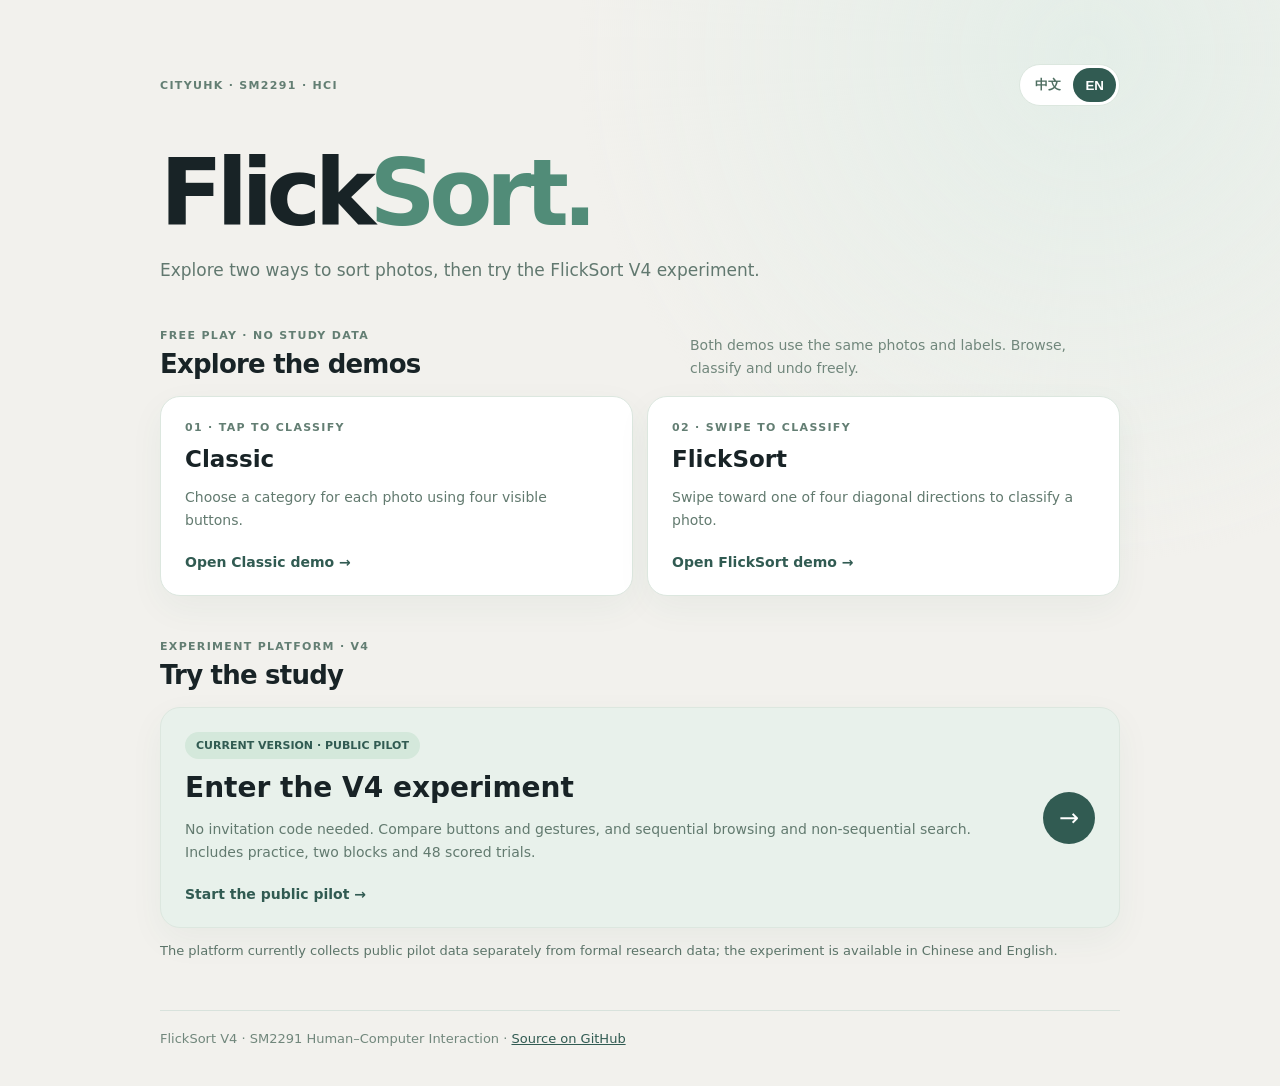
<file: index.html>
<!doctype html>
<html lang="zh-Hans">
<head>
<meta charset="utf-8"><meta name="viewport" content="width=device-width,initial-scale=1,viewport-fit=cover"><meta name="theme-color" content="#f2f1ed">
<title>FlickSort — Interaction Study</title>
<style>
:root{font-family:system-ui,-apple-system,"Segoe UI",sans-serif;color:#182326;background:#f2f1ed}*{box-sizing:border-box}body{margin:0;padding:clamp(20px,5vw,64px) 20px 40px;background:radial-gradient(circle at 85% 5%,#e4eee8,transparent 34%),#f2f1ed}a{color:inherit}.wrap{max-width:960px;margin:auto}.top{display:flex;justify-content:space-between;gap:16px;align-items:center}.eyebrow,.section-label,.tag{font-size:11px;letter-spacing:.12em;font-weight:800;color:#637e73}.lang{display:flex;background:#fff;border:1px solid #dce7df;border-radius:999px;padding:3px}.lang button{border:0;border-radius:999px;background:transparent;padding:8px 12px;color:#4f6f62;font-weight:700;cursor:pointer}.lang button[aria-pressed=true]{background:#315b52;color:#fff}.logo{font-size:clamp(54px,10vw,92px);letter-spacing:-.07em;line-height:1;margin:42px 0 16px}.logo span{color:#518c78}.lead{max-width:670px;color:#61786f;line-height:1.7;font-size:17px;margin:0}section{margin-top:44px}.heading{display:flex;justify-content:space-between;align-items:end;gap:18px;margin-bottom:17px}.heading h2{font-size:26px;letter-spacing:-.03em;margin:7px 0 0}.heading p{color:#71877c;max-width:430px;margin:0;line-height:1.6;font-size:14px}.cards{display:grid;grid-template-columns:1fr 1fr;gap:14px}.card,.study{display:block;text-decoration:none;background:#fff;border:1px solid #dce7df;border-radius:20px;padding:24px;transition:transform .18s,border-color .18s;box-shadow:0 12px 35px #315b520d}.card:hover,.study:hover{transform:translateY(-3px);border-color:#82ae9a}.card h3{font-size:23px;margin:12px 0}.card p,.study p{font-size:14px;line-height:1.65;color:#627a6f}.arrow{display:inline-block;margin-top:8px;font-size:14px;color:#315b52;font-weight:750}.study{background:#e8f1eb;display:flex;justify-content:space-between;align-items:center;gap:22px}.study h3{font-size:28px;margin:12px 0 8px}.badge{display:inline-block;border-radius:999px;background:#d4e8db;padding:7px 11px;color:#315b52;font-size:11px;font-weight:800}.go{flex:none;display:grid;place-items:center;width:52px;height:52px;border-radius:50%;background:#315b52;color:#fff;font-size:24px}.note{font-size:13px;line-height:1.6;color:#5c7469}footer{border-top:1px solid #d8e2dc;margin-top:48px;padding-top:20px;color:#71877c;font-size:13px}footer a{color:#315b52}a:focus-visible,button:focus-visible{outline:3px solid #86b7a5;outline-offset:3px}@media(max-width:600px){.cards{grid-template-columns:1fr}.heading{display:block}.heading p{margin-top:8px}.study{align-items:flex-start}.logo{margin-top:36px}.eyebrow{font-size:10px}}
</style></head>
<body><main class="wrap">
<div class="top"><div class="eyebrow">CITYUHK · SM2291 · HCI</div><div class="lang" role="group" aria-label="Language / 语言"><button type="button" data-lang="zh">中文</button><button type="button" data-lang="en">EN</button></div></div>
<h1 class="logo">Flick<span>Sort.</span></h1>
<p class="lead" data-zh="探索两种照片分类方式，然后体验 FlickSort V4 实验流程。" data-en="Explore two ways to sort photos, then try the FlickSort V4 experiment.">探索两种照片分类方式，然后体验 FlickSort V4 实验流程。</p>
<section aria-labelledby="demoTitle"><div class="heading"><div><div class="section-label" data-zh="自由体验 · 不记录实验数据" data-en="FREE PLAY · NO STUDY DATA">自由体验 · 不记录实验数据</div><h2 id="demoTitle" data-zh="先体验 Demo" data-en="Explore the demos">先体验 Demo</h2></div><p data-zh="两个 Demo 使用相同的照片和分类标签，可自由浏览、分类和撤销。" data-en="Both demos use the same photos and labels. Browse, classify and undo freely.">两个 Demo 使用相同的照片和分类标签，可自由浏览、分类和撤销。</p></div>
<div class="cards"><a class="card" href="classic.html"><div class="tag" data-zh="01 · 点击分类" data-en="01 · TAP TO CLASSIFY">01 · 点击分类</div><h3>Classic</h3><p data-zh="使用四个可见按钮，给照片选择分类。" data-en="Choose a category for each photo using four visible buttons.">使用四个可见按钮，给照片选择分类。</p><span class="arrow" data-zh="打开 Classic Demo →" data-en="Open Classic demo →">打开 Classic Demo →</span></a><a class="card" href="flicksort.html"><div class="tag" data-zh="02 · 对角滑动分类" data-en="02 · SWIPE TO CLASSIFY">02 · 对角滑动分类</div><h3>FlickSort</h3><p data-zh="向四个对角方向滑动，为照片选择分类。" data-en="Swipe toward one of four diagonal directions to classify a photo.">向四个对角方向滑动，为照片选择分类。</p><span class="arrow" data-zh="打开 FlickSort Demo →" data-en="Open FlickSort demo →">打开 FlickSort Demo →</span></a></div></section>
<section aria-labelledby="studyTitle"><div class="heading"><div><div class="section-label" data-zh="实验平台 · V4" data-en="EXPERIMENT PLATFORM · V4">实验平台 · V4</div><h2 id="studyTitle" data-zh="再参加测试" data-en="Try the study">再参加测试</h2></div></div>
<a class="study" href="experiment/"><div><span class="badge" data-zh="当前版本 · 公开公测" data-en="CURRENT VERSION · PUBLIC PILOT">当前版本 · 公开公测</span><h3 data-zh="进入 V4 实验" data-en="Enter the V4 experiment">进入 V4 实验</h3><p data-zh="无需邀请码。比较按钮和手势，以及顺序浏览和非顺序查找。包含练习、两个 Block 和 48 次正式任务。" data-en="No invitation code needed. Compare buttons and gestures, and sequential browsing and non-sequential search. Includes practice, two blocks and 48 scored trials.">无需邀请码。比较按钮和手势，以及顺序浏览和非顺序查找。包含练习、两个 Block 和 48 次正式任务。</p><span class="arrow" data-zh="开始公测 →" data-en="Start the public pilot →">开始公测 →</span></div><span class="go" aria-hidden="true">→</span></a>
<p class="note" data-zh="当前收集的是公测数据，与正式研究数据分开；实验流程支持中文和英文。" data-en="The platform currently collects public pilot data separately from formal research data; the experiment is available in Chinese and English.">当前收集的是公测数据，与正式研究数据分开；实验流程目前为中文。</p></section>
<footer><span data-zh="FlickSort V4 · SM2291 人机互动" data-en="FlickSort V4 · SM2291 Human–Computer Interaction">FlickSort V4 · SM2291 人机互动</span> · <a href="https://github.com/Yatging/FlickSort" data-zh="GitHub 源码" data-en="Source on GitHub">GitHub 源码</a></footer>
</main><script>
(()=>{const key='flicksort-language';let lang;try{lang=localStorage.getItem(key)}catch(_){}if(!['zh','en'].includes(lang))lang=navigator.language?.toLowerCase().startsWith('zh')?'zh':'en';function set(next){lang=next;document.documentElement.lang=lang==='zh'?'zh-Hans':'en';document.querySelectorAll('[data-zh][data-en]').forEach(el=>el.textContent=el.dataset[lang]);document.querySelectorAll('[data-lang]').forEach(b=>b.setAttribute('aria-pressed',String(b.dataset.lang===lang)));try{localStorage.setItem(key,lang)}catch(_){}}document.querySelectorAll('[data-lang]').forEach(b=>b.addEventListener('click',()=>set(b.dataset.lang)));set(lang)})();
</script></body></html>
</file>
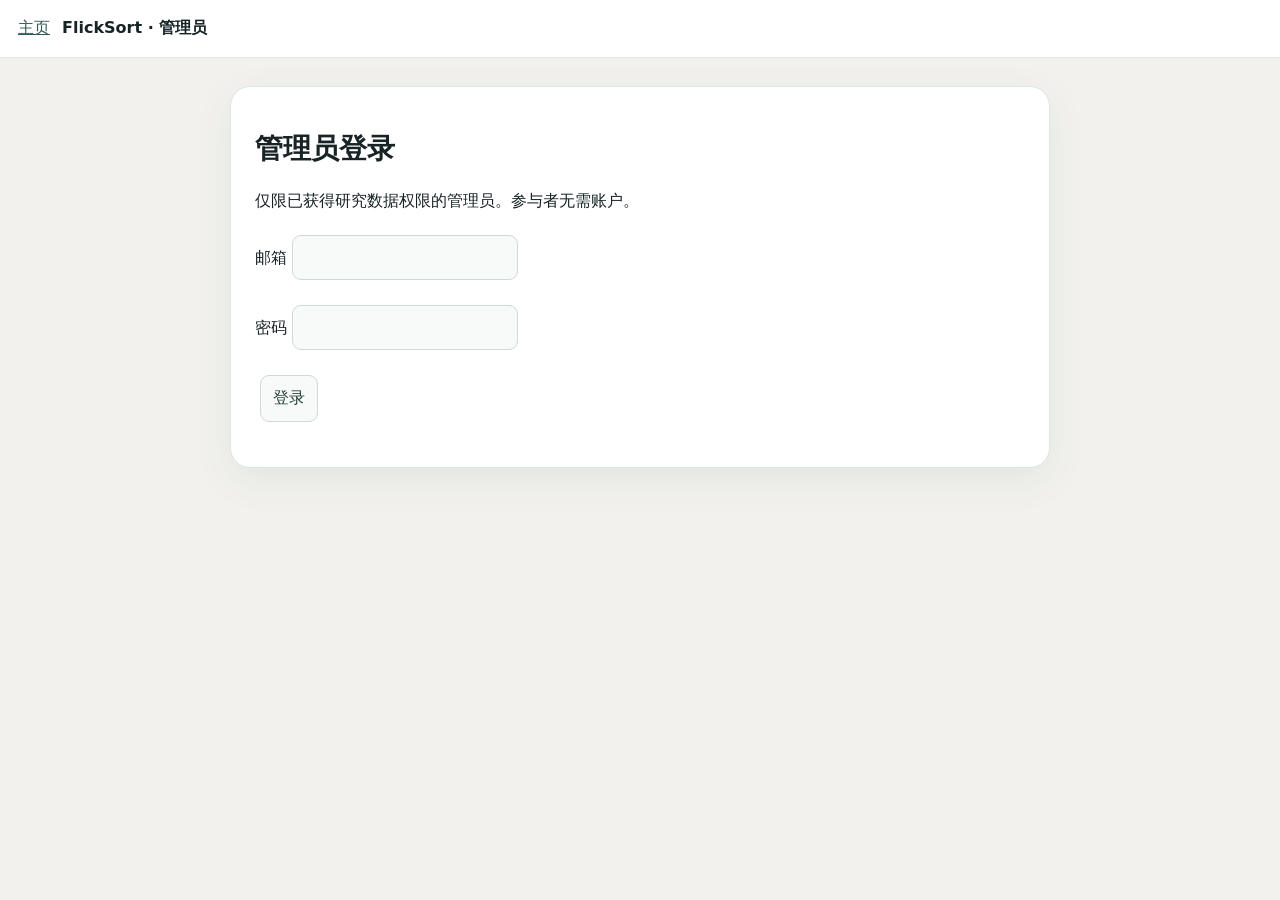
<file: admin/index.html>
<!doctype html><html lang="zh-CN"><head><meta charset="utf-8"><meta name="viewport" content="width=device-width,initial-scale=1"><title>FlickSort 管理后台</title><link rel="stylesheet" href="../experiment/style.css"></head><body><header><a href="../">主页</a><b>FlickSort · 管理员</b><button id="logout" hidden>退出登录</button></header><main><div id="login"><h1>管理员登录</h1><p>仅限已获得研究数据权限的管理员。参与者无需账户。</p><form id="loginForm"><label>邮箱<input id="email" type="email" autocomplete="username" required></label><label>密码<input id="password" type="password" autocomplete="current-password" required></label><button>登录</button></form></div><div id="dashboard" hidden><h1>累计实验数据</h1><p id="totals"></p><label>匿名 Session ID<input id="participant"></label><label>开始日期<input id="from" type="date"></label><label>结束日期<input id="to" type="date"></label><label>模式<select id="mode"><option value="pilot">公开公测</option><option value="real">真实实验</option><option value="test">Test</option><option value="demo">Demo</option><option value="">全部</option></select></label><label>条件<select id="condition"><option value="">全部</option><option>A</option><option>B</option><option>C</option><option>D</option></select></label><label>Block<select id="block"><option value="">全部</option><option>1</option><option>2</option></select></label><button id="refresh">刷新 / 筛选</button><button data-export="trials">导出 Trials</button><button data-export="events">导出 Events</button><button data-export="questionnaires">导出问卷</button><label><input id="all" type="checkbox">导出全部模式及全部数据（忽略筛选）</label><p id="distribution"></p><p id="integrity"></p><section id="sessions"></section><h2>数据明细</h2><p>点击 Session 查看当前筛选下的记录。</p><pre id="detail" style="white-space:pre-wrap"></pre></div><p id="status" role="status"></p></main><script src="../experiment/config.js"></script><script type="module" src="app.mjs"></script></body></html>
</file>
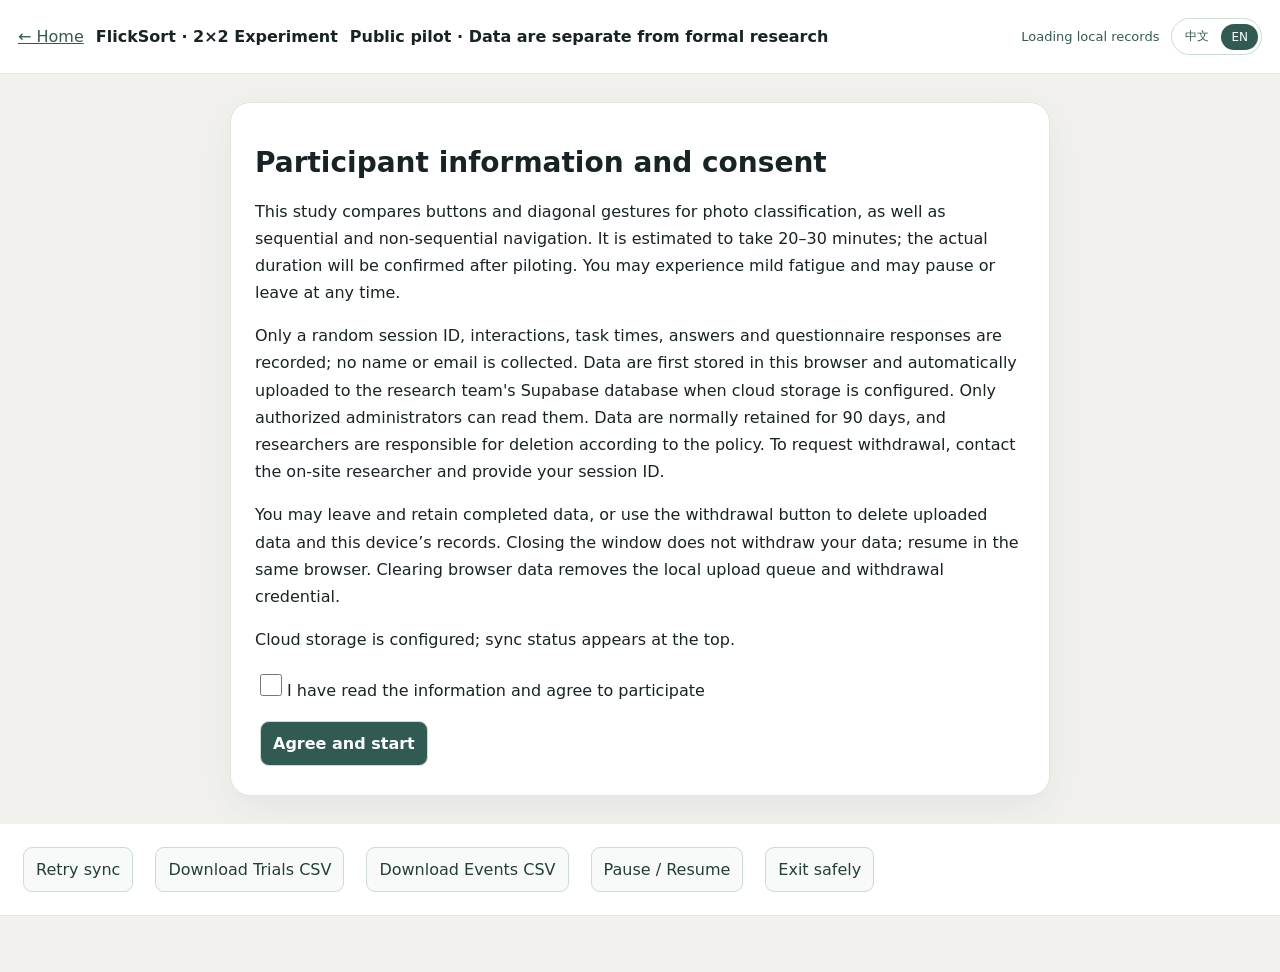
<file: experiment/index.html>
<!doctype html><html lang="zh-CN"><head><meta charset="utf-8"><meta name="viewport" content="width=device-width,initial-scale=1"><title>FlickSort 实验平台 V4</title><link rel="stylesheet" href="style.css?v=mobile5"></head><body><header><a href="../">← 主页</a><b>FlickSort · 2×2 Experiment</b><strong id="environment">正在检查实验模式</strong><span id="sync" role="status">正在读取本地记录</span></header><main id="app"></main><aside><button id="retry">重试同步</button><button id="trials">下载 Trials CSV</button><button id="events">下载 Events CSV</button><button id="pause">暂停 / 继续</button><button id="exit">安全退出</button></aside><p id="error" role="alert"></p><script src="config.js"></script><script src="i18n.js?v=3"></script><script src="../study-v3/scoring.js"></script><script type="module" src="app.mjs?v=4.1.0-mobile5"></script></body></html>
</file>
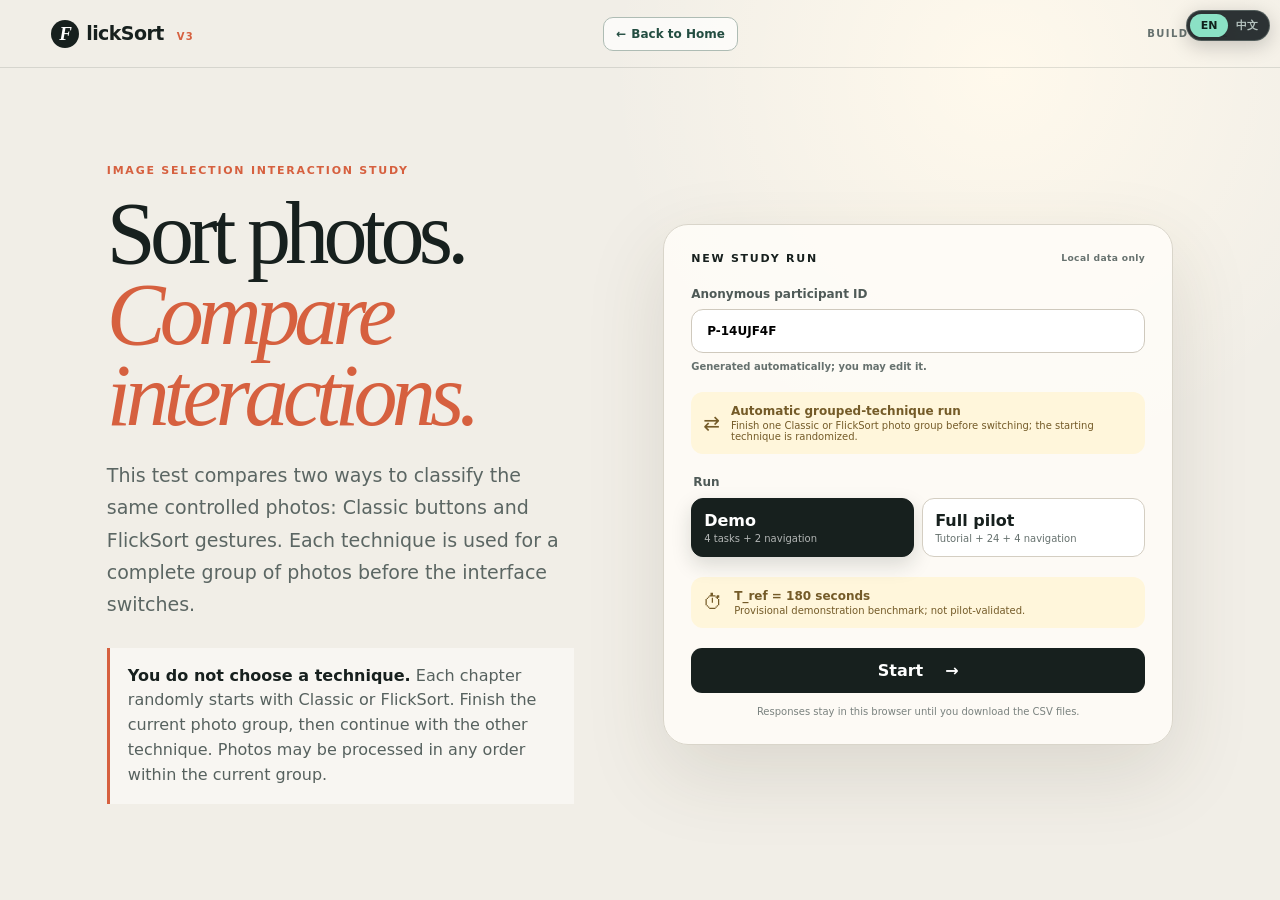
<file: study-v3/index.html>
<!doctype html>
<html lang="en">
<head>
  <meta charset="utf-8">
  <meta name="viewport" content="width=device-width, initial-scale=1, viewport-fit=cover">
  <meta name="theme-color" content="#101514">
  <title>FlickSort Image Selection Study · V3</title>
  <!-- 读取CSS样式文件，不负责业务逻辑。 -->
  <link rel="stylesheet" href="styles.css?v=3.3.2">
</head>
<body>
  <!-- 网页主体；里面的元素由app.js查找或更新。 -->
  <main class="app-shell" id="appShell">
    <header class="topbar">
      <a class="brand" href="../" data-return-home aria-label="FlickSort study home"><span>F</span>lickSort <b>V3</b></a>
      <a class="home-return-v3" id="homeLink" data-return-home href="../" aria-label="Back to Home">← <span>Back to Home</span></a>
      <div class="build-chip">BUILD <span id="buildLabel">3.3.1</span></div>
    </header>

    <!-- 测试开始页：收集匿名编号和运行模式。 -->
    <section class="screen setup-screen" id="setupScreen">
      <div class="setup-copy">
        <p class="eyebrow">IMAGE SELECTION INTERACTION STUDY</p>
        <h1>Sort photos.<br><em>Compare interactions.</em></h1>
        <p class="lede">This test compares two ways to classify the same controlled photos: Classic buttons and FlickSort gestures. Each technique is used for a complete group of photos before the interface switches.</p>
        <div class="scope-note"><strong>You do not choose a technique.</strong> Each chapter randomly starts with Classic or FlickSort. Finish the current photo group, then continue with the other technique. Photos may be processed in any order within the current group.</div>
      </div>

      <form class="setup-card" id="setupForm">
        <div class="card-head"><span>NEW STUDY RUN</span><small>Local data only</small></div>
        <label class="field">Anonymous participant ID
          <input id="participantId" name="participant" autocomplete="off" maxlength="24" placeholder="Generated automatically">
          <small class="field-hint">Generated automatically; you may edit it.</small>
        </label>
        <div class="benchmark-note"><span>⇄</span><div><b>Automatic grouped-technique run</b><small>Finish one Classic or FlickSort photo group before switching; the starting technique is randomized.</small></div></div>
        <fieldset>
          <legend>Run</legend>
          <div class="segmented">
            <label><input type="radio" name="runMode" value="demo" checked><span><b>Demo</b><small>4 tasks + 2 navigation</small></span></label>
            <label><input type="radio" name="runMode" value="pilot"><span><b>Full pilot</b><small>Tutorial + 24 + 4 navigation</small></span></label>
          </div>
        </fieldset>
        <div class="benchmark-note"><span>⏱</span><div><b>T_ref = 180 seconds</b><small>Provisional demonstration benchmark; not pilot-validated.</small></div></div>
        <button class="primary wide" type="submit">Start <span>→</span></button>
        <p class="privacy">Responses stay in this browser until you download the CSV files.</p>
      </form>
    </section>

    <!-- 进行中的测试页：照片、规则、分类和提交入口。 -->
    <section class="screen study-screen" id="studyScreen" hidden>
      <aside class="study-sidebar">
        <div class="run-meta"><span id="sideTechnique">GROUPED · AUTO</span><small id="sideParticipant">P000</small></div>
        <div class="phase-list" aria-label="Study progress">
          <div data-phase="tutorial"><i>1</i><span>Tutorial<small>Not scored</small></span></div>
          <div data-phase="level1"><i>2</i><span>Level 1<small>Bus or no bus</small></span></div>
          <div data-phase="level2"><i>3</i><span>Level 2<small>Vehicle sorting</small></span></div>
          <div data-phase="navigation"><i>4</i><span>Navigation<small>No classification</small></span></div>
          <div data-phase="results"><i>5</i><span>Results<small>Screenshot + CSV</small></span></div>
        </div>
        <button class="text-button" id="quitBtn">End this local run</button>
      </aside>

      <div class="study-main">
        <!-- 显示当前试次的任务说明和编号。 -->
        <section class="task-banner" id="taskBanner">
          <div class="task-heading">
            <p id="phaseKicker">TUTORIAL · NOT SCORED</p>
            <h2 id="taskInstruction">Follow the instruction below. Correct answers are shown only during practice.</h2>
            <div class="navigation-target" id="navigationTarget" hidden>
              <span>TARGET PHOTO</span>
              <strong id="navigationTargetId">L1-03</strong>
              <small>Swipe until this photo ID is visible</small>
            </div>
            <div class="task-context"><span id="taskTitle">Learn the controls</span><span class="technique-chip" id="techniqueChip">CLASSIC</span></div>
          </div>
          <div class="task-progress"><span id="trialCounter">1 / 4</span><div><i id="trialProgress"></i></div></div>
        </section>
        <p class="tutorial-freedom-note" id="tutorialFreedomNote" role="note" hidden><strong>FREE PRACTICE · NOT SCORED</strong><span>Try swipes, buttons, browsing and Undo freely. Mistakes will not affect your final score. Choose a category and press Submit to continue.</span></p>

        <!-- 持续展示本关分类规则，降低任务语言歧义。 -->
        <section class="rule-card" id="ruleCard" aria-label="Current classification rules">
          <div data-rule="keep"><i>✓</i><span><b>Keep</b><small id="ruleKeep">Bus visible</small></span></div>
          <div data-rule="edit"><i>✎</i><span><b>Edit</b><small id="ruleEdit">Car only</small></span></div>
          <div data-rule="maybe"><i>?</i><span><b>Maybe</b><small id="ruleMaybe">Bus + car</small></span></div>
          <div data-rule="reject"><i>×</i><span><b>Reject</b><small id="ruleReject">Neither</small></span></div>
        </section>

        <!-- 照片浏览器和触摸区域。 -->
        <section class="viewer-panel">
          <!-- 旧版手势操作区域，绑定Pointer Events。 -->
          <div class="photo-stage" id="touchZone">
            <div class="corner-target edit"><span>↖</span><b>Edit</b></div>
            <div class="corner-target keep"><span>↗</span><b>Keep</b></div>
            <div class="corner-target maybe"><span>↙</span><b>Maybe</b></div>
            <div class="corner-target reject"><span>↘</span><b>Reject</b></div>
            <div class="card-stack" id="photoDeck">
              <div class="photo-card back-two"><img id="backPhoto2" alt=""></div>
              <div class="photo-card back-one"><img id="backPhoto1" alt=""></div>
              <div class="photo-card active-card" id="gestureCard"><img id="mainPhoto" draggable="false" alt="Controlled vehicle scene"></div>
            </div>
            <div class="photo-badge" id="photoBadge">L1-01</div>
            <div class="current-label" id="currentLabel" hidden></div>
            <div class="gesture-preview" id="gesturePreview" aria-live="polite"></div>
            <div class="toast" id="toast" role="status" aria-live="polite"></div>
            <div class="browse-hint"><span>← NEXT</span><span>PREVIOUS →</span></div>
          </div>

          <div class="photo-meta">
            <div class="task-reminder" role="note" aria-live="polite">
              <div class="task-reminder-head"><span>CURRENT TASK</span><small id="photoMeta">PHOTO L1-01</small></div>
              <strong id="photoTaskPrompt">Follow the instruction above.</strong>
            </div>
            <div class="undo-wrap">
              <select id="undoReason" aria-label="Reason for undo">
                <option value="unspecified">Undo reason…</option>
                <option value="content_rethink">Content rethink</option>
                <option value="accidental_input">Accidental input</option>
              </select>
              <button id="undoBtn" class="secondary" disabled>↶ Undo</button>
            </div>
          </div>

          <div class="controls-row">
            <div class="classic-controls" id="classicControls">
              <button data-label="edit" class="edit"><span>✎</span>Edit</button>
              <button data-label="keep" class="keep"><span>✓</span>Keep</button>
              <button data-label="maybe" class="maybe"><span>?</span>Maybe</button>
              <button data-label="reject" class="reject"><span>×</span>Reject</button>
            </div>
            <div class="flick-legend" id="flickLegend" hidden><span>↖ Edit</span><span>↗ Keep</span><span>↙ Maybe</span><span>↘ Reject</span><small>Release after a diagonal swipe · no long press</small></div>
          </div>

          <div class="submit-row">
            <div><b id="submitHeading">0 of 12 photos classified</b><small id="submitHint">Finish every photo; you may work in any order.</small></div>
            <button class="primary" id="submitBtn">Submit chapter <span>→</span></button>
          </div>
        </section>
      </div>
    </section>

    <!-- 结果页：总分与独立指标，便于截图。 -->
    <section class="screen results-screen" id="resultsScreen" hidden>
      <article class="result-card" id="resultCard">
        <header><div><p>FLICKSORT IMAGE SELECTION STUDY</p><h1>Results / 结果</h1></div><div class="result-build"><span id="resultBuild">v3.1.0</span><small id="resultTimestamp"></small></div></header>
        <div class="result-identity"><span><small>Participant</small><b id="resultParticipant">—</b></span><span><small>Technique</small><b id="resultTechnique">—</b></span><span><small>Asset set</small><b>image-selection-realistic-v2</b></span></div>
        <div class="score-hero"><div class="score-ring"><strong id="overallScore">0</strong><span>/ 100</span></div><div><p>总分 / OVERALL SCORE</p><h2 id="scoreLabel">Demo preview</h2><small id="benchmarkLabel">Provisional demonstration benchmark · T_ref 180s</small></div></div>
        <div class="metric-grid">
          <div><span id="accuracyMetric">0%</span><small>准确率 / Accuracy</small></div>
          <div><span id="timeMetric">0:00.0</span><small>主动用时 / Active time</small></div>
          <div><span id="cancelMetric">0</span><small>取消 / Cancels</small></div>
          <div><span id="undoMetric">0</span><small>撤销 / Undo</small></div>
          <div><span id="navErrorMetric">0</span><small>导航误触 / Nav miscues</small></div>
          <div><span id="navCorrectMetric">0 / 4</span><small>正确到达 / Nav correct</small></div>
        </div>
        <div class="score-formula" id="formulaText">70 × classification accuracy + 20 × time factor + 10 × navigation accuracy</div>
        <p class="fairness-note">Cancels and Undo are shown separately but are not included in the score: gesture cancellation is technique-specific, and Undo can be reasonable error correction. Formal analysis must use time, accuracy and error measures separately—not the overall score alone.</p>
      </article>
      <div class="result-actions">
        <button class="primary" id="downloadTrials">Download task-by-task results (CSV)</button>
        <button class="secondary" id="downloadEvents">Download every interaction (CSV)</button>
        <p class="result-download-help">Task results = each photo’s answer, correctness and time. Interaction log = every swipe, tap, cancellation and Undo.</p>
        <button class="text-button" id="restartBtn">Start another run</button>
      </div>
    </section>
  </main>
  <!-- 加载交互脚本；V3先加载scoring.js再加载app.js。 -->
  <script src="../language.js?v=3.3.2"></script>
  <!-- 加载交互脚本；V3先加载scoring.js再加载app.js。 -->
  <script src="scoring.js?v=3.2.2"></script>
  <!-- 加载交互脚本；V3先加载scoring.js再加载app.js。 -->
  <script src="app.js?v=3.3.3"></script>
</body>
</html>
</file>
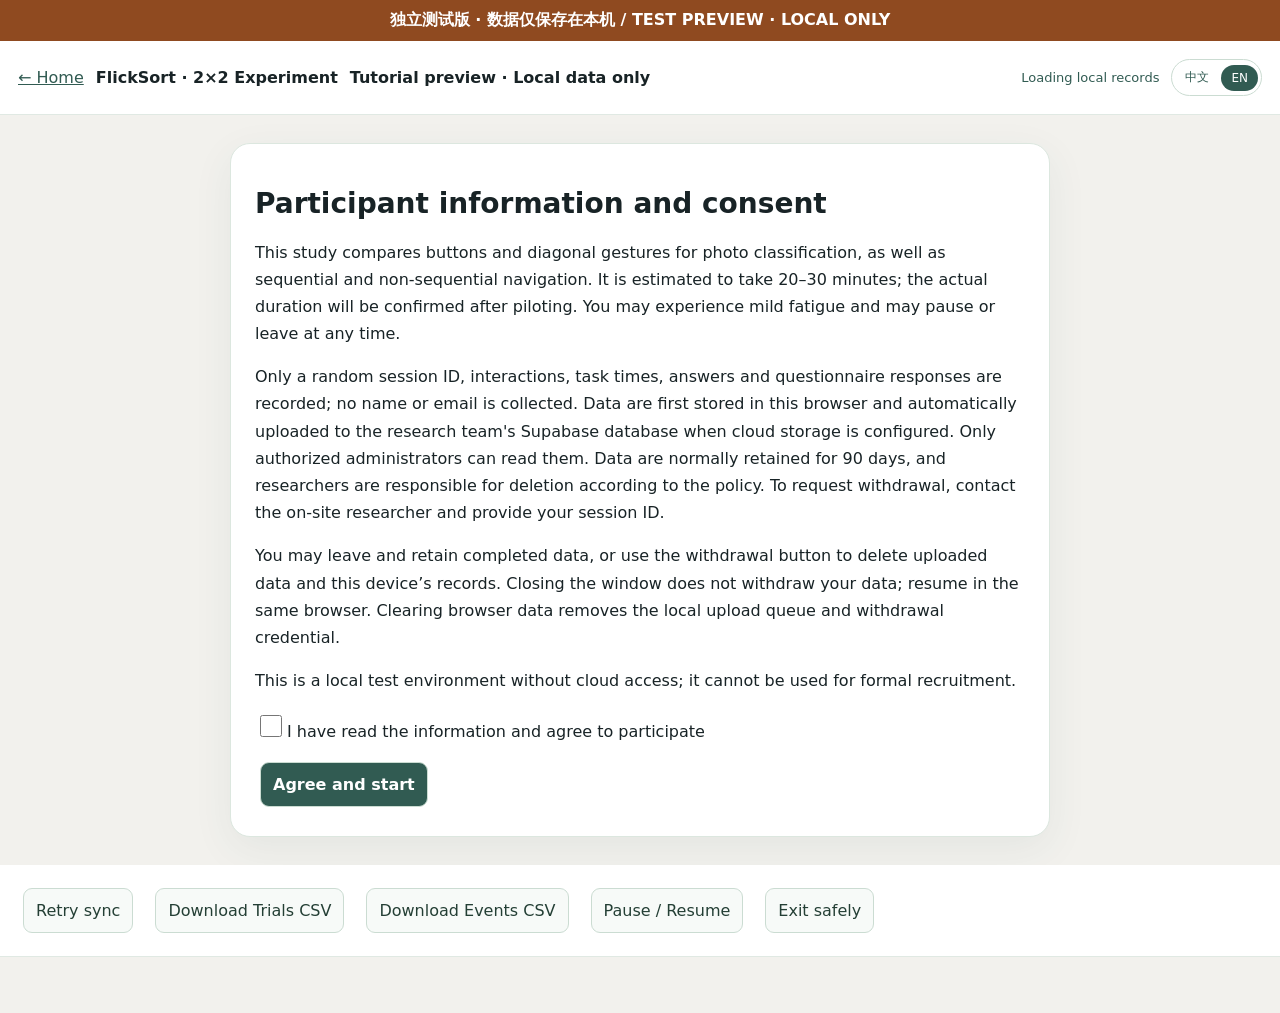
<file: tutorial-preview/experiment/index.html>
<!doctype html><html lang="zh-CN"><head><meta charset="utf-8"><meta name="viewport" content="width=device-width,initial-scale=1"><title>FlickSort 实验平台 V4</title><link rel="stylesheet" href="style.css?v=mobile7"></head><body><div style="background:#8f4a20;color:white;text-align:center;padding:10px;font-weight:bold">独立测试版 · 数据仅保存在本机 / TEST PREVIEW · LOCAL ONLY</div><header><a href="../">← 主页</a><b>FlickSort · 2×2 Experiment</b><strong id="environment">正在检查实验模式</strong><span id="sync" role="status">正在读取本地记录</span></header><main id="app"></main><aside><button id="retry">重试同步</button><button id="trials">下载 Trials CSV</button><button id="events">下载 Events CSV</button><button id="pause">暂停 / 继续</button><button id="exit">安全退出</button></aside><p id="error" role="alert"></p><script src="config.js"></script><script src="i18n.js?v=3"></script><script src="../study-v3/scoring.js"></script><script type="module" src="app.mjs?v=4.1.0-mobile7"></script></body></html>
</file>
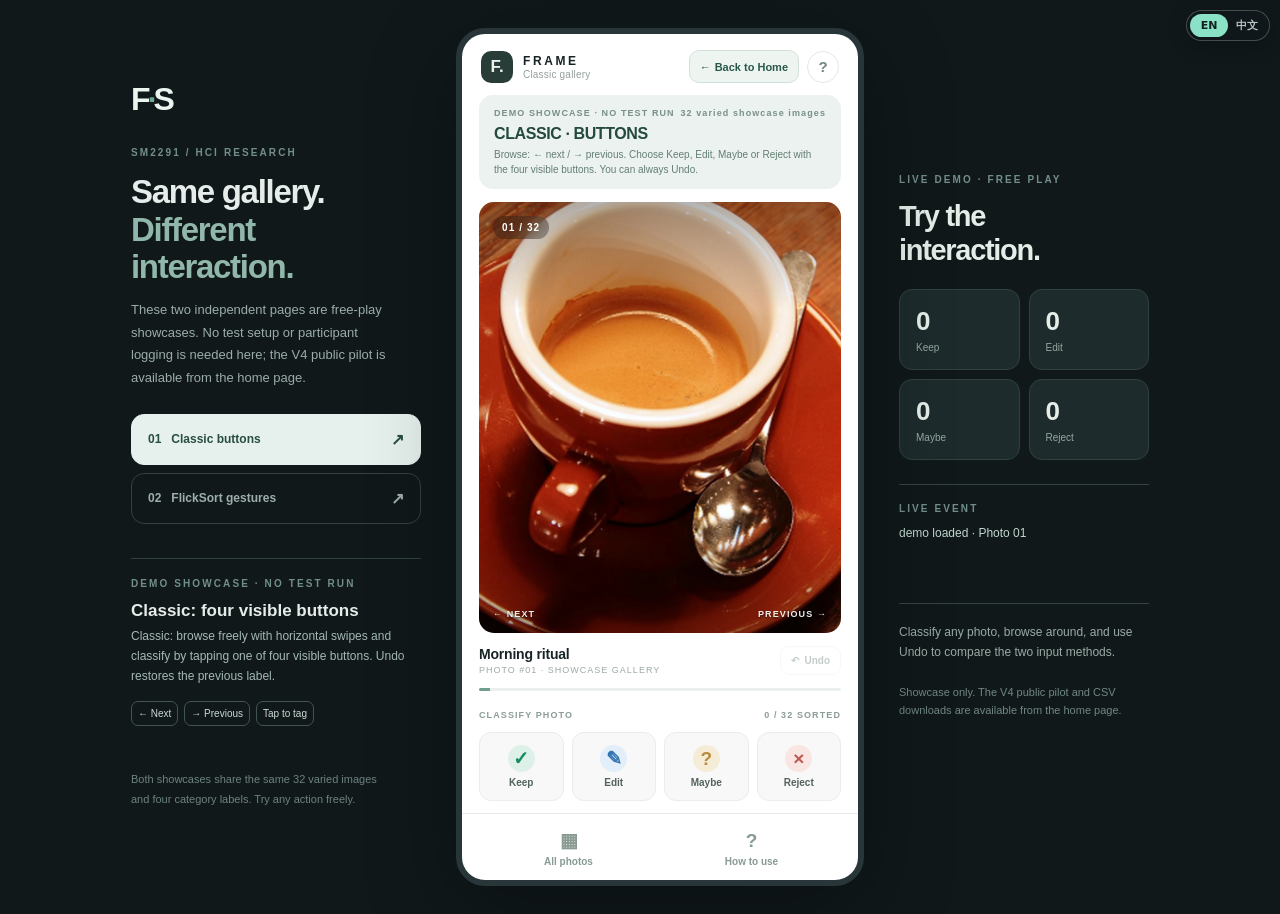
<file: classic.html>
<!doctype html>
<html lang="en" data-mode="classic">
<head>
  <meta charset="utf-8"><meta name="viewport" content="width=device-width, initial-scale=1, viewport-fit=cover"><meta name="theme-color" content="#10171b">
  <title>Frame — Classic Photo Gallery · FlickSort Study</title>
  <!-- 读取CSS样式文件，不负责业务逻辑。 -->
  <link rel="stylesheet" href="shared.css">
</head>
<body>
<div class="workspace">
  <aside class="project-panel">
    <span class="brand-mark">F<span>·</span>S</span>
    <div class="meta-label">SM2291 / HCI RESEARCH</div>
    <h1>Same gallery.<br><em>Different interaction.</em></h1>
    <p>These two independent pages are free-play showcases. No test setup or participant logging is needed here; the V4 public pilot is available from the home page.</p>
    <div class="version-switch"><a class="active" href="classic.html">01 &nbsp; Classic buttons <span>↗</span></a><a href="flicksort.html">02 &nbsp; FlickSort gestures <span>↗</span></a></div>
    <div class="instruction-card"><div class="meta-label">DEMO SHOWCASE · NO TEST RUN</div><h3>Classic: four visible buttons</h3><p>Classic: browse freely with horizontal swipes and classify by tapping one of four visible buttons. Undo restores the previous label.</p><div class="compact-key"><span>← Next</span><span>→ Previous</span><span>Tap to tag</span></div></div>
    <p class="muted-foot">Both showcases share the same 32 varied images and four category labels. Try any action freely.</p>
  </aside>

  <!-- 网页主体；里面的元素由app.js查找或更新。 -->
  <main class="phone" id="phoneApp">
    <header class="phone-header"><div class="phone-brand"><div class="phone-brand-icon">F.</div><div><div class="phone-name">FRAME</div><div class="phone-sub">Classic gallery</div></div></div><div class="header-actions"><a class="home-return" href="./" aria-label="Back to Home">← <span>Back to Home</span></a><button class="small-icon" id="helpBtn" aria-label="Show gesture guide" title="Help">?</button></div></header>
    <section class="task-strip" id="taskStrip"><div class="task-top"><span id="taskKicker">DEMO SHOWCASE · NO TEST RUN</span><span id="taskCount">32 varied showcase images</span></div><div class="task-main" id="taskTitle">Every shot has a story.</div><div class="task-desc" id="taskDescription">Swipe sideways to browse. Tap a label below to sort.</div></section>
    <section class="stage-wrap"><div class="photo-stage" id="touchZone" aria-label="Photo viewer; swipe left to next photo, right to previous"><img id="mainPhoto" draggable="false" src="assets/photos/01.jpg" alt="Sample photograph"><div class="corner-fade"></div><div class="photo-counter" id="photoCounter">01 / 32</div><div class="current-tag" id="currentTag" hidden></div><div class="direction-cue" id="directionCue" aria-live="polite"></div><div class="toast" id="toast" role="status" aria-live="polite"></div><div class="swipe-guide" id="swipeGuide"><span>← NEXT</span><span>PREVIOUS →</span></div></div>
      <div class="photo-detail"><div><div class="photo-title" id="photoTitle">Morning ritual</div><div class="photo-id" id="photoId">PHOTO #01 · SHOWCASE GALLERY</div></div><div class="detail-action"><button class="ghost-mini" id="undoBtn" title="Undo last classification" disabled>↶ &nbsp;Undo</button></div></div>
      <div class="timeline"><div class="timeline-fill" id="timelineFill"></div></div>
    </section>
    <section class="action-zone"><div class="action-head"><span>CLASSIFY PHOTO</span><span id="classificationSummary">0 / 32 SORTED</span></div><div class="classic-actions"><button type="button" data-label="keep" class="label-btn keep"><span class="label-icon">✓</span><span>Keep</span></button><button type="button" data-label="edit" class="label-btn edit"><span class="label-icon">✎</span><span>Edit</span></button><button type="button" data-label="maybe" class="label-btn maybe"><span class="label-icon">?</span><span>Maybe</span></button><button type="button" data-label="reject" class="label-btn reject"><span class="label-icon">×</span><span>Reject</span></button></div></section>
    
    <footer class="phone-footer"><button id="gridBtn" class="footer-button"><span class="footer-icon">▦</span><span>All photos</span></button><button id="saveBtn" class="footer-button"><span class="footer-icon">?</span><span>How to use</span></button></footer>
  </main>

  <aside class="inspector-panel"><div class="meta-label">LIVE DEMO · FREE PLAY</div><h2>Try the<br>interaction.</h2><div class="stat-grid"><div><span id="statKeep">0</span><small>Keep</small></div><div><span id="statEdit">0</span><small>Edit</small></div><div><span id="statMaybe">0</span><small>Maybe</small></div><div><span id="statReject">0</span><small>Reject</small></div></div><div class="inspector-rule"></div><div class="meta-label">LIVE EVENT</div><div class="event-readout" id="lastEvent">Waiting for an action…</div><div class="inspector-rule"></div><p>Classify any photo, browse around, and use Undo to compare the two input methods.</p><div class="note">Showcase only. The V4 public pilot and CSV downloads are available from the home page.</div></aside>
</div>
<div class="modal-overlay" id="modalOverlay" hidden><div class="modal" role="dialog" aria-modal="true" aria-labelledby="modalTitle"><div class="modal-top"><div><div class="meta-label" id="modalEyebrow">FLICKSORT LAB</div><h2 id="modalTitle">Gallery help</h2></div><button class="modal-close" id="modalClose" aria-label="Close">×</button></div><div id="modalBody"></div></div></div>
<!-- 旧版页面仅使用共用app.js手势识别器，不依赖V3的scoring.js。 -->
<script defer src="language.js?v=4.1.1"></script>
<!-- 旧版页面仅使用共用app.js手势识别器，不依赖V3的scoring.js。 -->
<script defer src="app.js?v=3.3.2"></script>
</body></html>
</file>
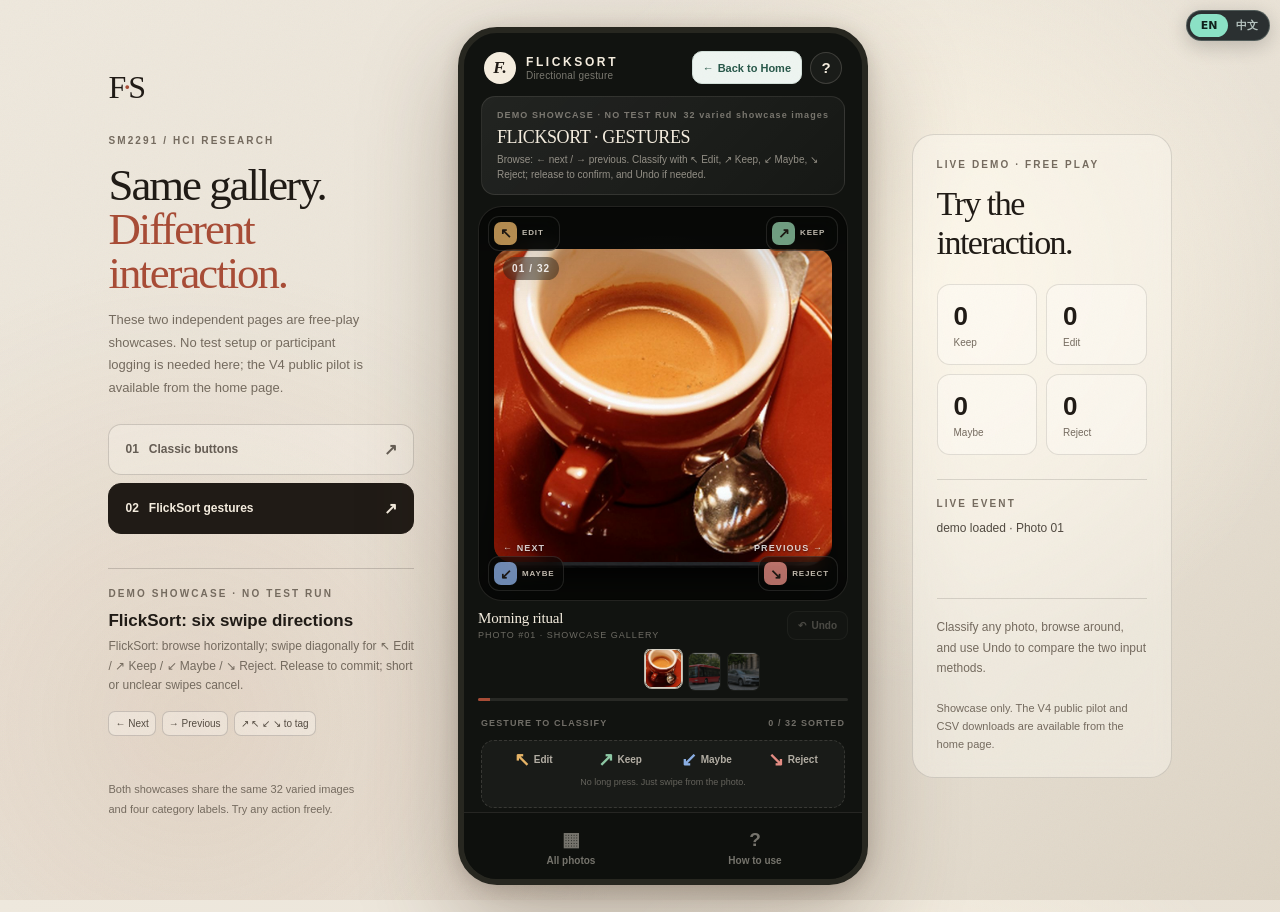
<file: flicksort.html>
<!doctype html>
<html lang="en" data-mode="flicksort">
<head>
  <meta charset="utf-8"><meta name="viewport" content="width=device-width, initial-scale=1, viewport-fit=cover"><meta name="theme-color" content="#10171b">
  <title>FlickSort — Gesture Photo Gallery · FlickSort Study</title>
  <!-- 读取CSS样式文件，不负责业务逻辑。 -->
  <link rel="stylesheet" href="shared.css">
  <!-- 读取CSS样式文件，不负责业务逻辑。 -->
  <link rel="stylesheet" href="flicksort.css">
</head>
<body>
<div class="workspace">
  <aside class="project-panel">
    <span class="brand-mark">F<span>·</span>S</span>
    <div class="meta-label">SM2291 / HCI RESEARCH</div>
    <h1>Same gallery.<br><em>Different interaction.</em></h1>
    <p>These two independent pages are free-play showcases. No test setup or participant logging is needed here; the V4 public pilot is available from the home page.</p>
    <div class="version-switch"><a href="classic.html">01 &nbsp; Classic buttons <span>↗</span></a><a class="active" href="flicksort.html">02 &nbsp; FlickSort gestures <span>↗</span></a></div>
    <div class="instruction-card"><div class="meta-label">DEMO SHOWCASE · NO TEST RUN</div><h3>FlickSort: six swipe directions</h3><p>FlickSort: browse horizontally; swipe diagonally for ↖ Edit / ↗ Keep / ↙ Maybe / ↘ Reject. Release to commit; short or unclear swipes cancel.</p><div class="compact-key"><span>← Next</span><span>→ Previous</span><span>↗ ↖ ↙ ↘ to tag</span></div></div>
    <p class="muted-foot">Both showcases share the same 32 varied images and four category labels. Try any action freely.</p>
  </aside>

  <!-- 网页主体；里面的元素由app.js查找或更新。 -->
  <main class="phone flick-phone" id="phoneApp">
    <header class="phone-header"><div class="phone-brand"><div class="phone-brand-icon">F.</div><div><div class="phone-name">FLICKSORT</div><div class="phone-sub">Directional gesture</div></div></div><div class="header-actions"><a class="home-return" href="./" aria-label="Back to Home">← <span>Back to Home</span></a><button class="small-icon" id="helpBtn" aria-label="Show gesture guide" title="Help">?</button></div></header>
    <section class="task-strip" id="taskStrip"><div class="task-top"><span id="taskKicker">DEMO SHOWCASE · NO TEST RUN</span><span id="taskCount">32 varied showcase images</span></div><div class="task-main" id="taskTitle">Every shot has a story.</div><div class="task-desc" id="taskDescription">Browse sideways. Swipe diagonally to sort.</div></section>
    <section class="stage-wrap"><div class="photo-stage" id="touchZone" aria-label="Photo viewer; swipe left to next photo, right to previous; diagonally toward a colored corner to classify">
      <div class="corner-album corner-edit" data-corner="edit" aria-hidden="true"><span>↖</span><strong>Edit</strong></div>
      <div class="corner-album corner-keep" data-corner="keep" aria-hidden="true"><span>↗</span><strong>Keep</strong></div>
      <div class="corner-album corner-maybe" data-corner="maybe" aria-hidden="true"><span>↙</span><strong>Maybe</strong></div>
      <div class="corner-album corner-reject" data-corner="reject" aria-hidden="true"><span>↘</span><strong>Reject</strong></div>
      <div class="photo-deck" id="photoDeck">
        <div class="deck-card deck-card-2" aria-hidden="true"><img id="stackPhoto2" draggable="false" src="assets/photos/03.jpg" alt=""></div>
        <div class="deck-card deck-card-1" aria-hidden="true"><img id="stackPhoto1" draggable="false" src="assets/photos/02.jpg" alt=""></div>
        <div class="deck-card deck-card-active" id="gestureCard"><img id="mainPhoto" draggable="false" src="assets/photos/01.jpg" alt="Sample photograph"></div>
      </div>
      <div class="corner-fade"></div><div class="photo-counter" id="photoCounter">01 / 32</div><div class="current-tag" id="currentTag" hidden></div><div class="direction-cue" id="directionCue" aria-live="polite"></div><div class="toast" id="toast" role="status" aria-live="polite"></div><div class="swipe-guide" id="swipeGuide"><span>← NEXT</span><span>PREVIOUS →</span></div></div>
      <div class="photo-detail"><div><div class="photo-title" id="photoTitle">Morning ritual</div><div class="photo-id" id="photoId">PHOTO #01 · SHOWCASE GALLERY</div></div><div class="detail-action"><button class="ghost-mini" id="undoBtn" title="Undo last classification" disabled>↶ &nbsp;Undo</button></div></div>
      <div class="flick-filmstrip" id="flickFilmstrip" aria-label="Nearby photos" aria-live="off">
        <span class="film-thumb" data-offset="-2"><img draggable="false" alt=""></span>
        <span class="film-thumb" data-offset="-1"><img draggable="false" alt=""></span>
        <span class="film-thumb is-active" data-offset="0"><img draggable="false" src="assets/thumbs/01.jpg" alt="Current photo"></span>
        <span class="film-thumb" data-offset="1"><img draggable="false" src="assets/thumbs/02.jpg" alt=""></span>
        <span class="film-thumb" data-offset="2"><img draggable="false" src="assets/thumbs/03.jpg" alt=""></span>
      </div>
      <div class="timeline"><div class="timeline-fill" id="timelineFill"></div></div>
    </section>
    <section class="action-zone"><div class="action-head"><span>GESTURE TO CLASSIFY</span><span id="classificationSummary">0 / 32 SORTED</span></div><div class="gesture-actions" id="gestureActions"><div class="gesture-row"><div class="gesture-legend"><span class="gesture-arrow edit-text">↖</span><span>Edit</span></div><div class="gesture-legend"><span class="gesture-arrow keep-text">↗</span><span>Keep</span></div><div class="gesture-legend"><span class="gesture-arrow maybe-text">↙</span><span>Maybe</span></div><div class="gesture-legend"><span class="gesture-arrow reject-text">↘</span><span>Reject</span></div></div><div class="gesture-caption">No long press. Just swipe from the photo.</div></div></section>
    
    <footer class="phone-footer"><button id="gridBtn" class="footer-button"><span class="footer-icon">▦</span><span>All photos</span></button><button id="saveBtn" class="footer-button"><span class="footer-icon">?</span><span>How to use</span></button></footer>
  </main>

  <aside class="inspector-panel"><div class="meta-label">LIVE DEMO · FREE PLAY</div><h2>Try the<br>interaction.</h2><div class="stat-grid"><div><span id="statKeep">0</span><small>Keep</small></div><div><span id="statEdit">0</span><small>Edit</small></div><div><span id="statMaybe">0</span><small>Maybe</small></div><div><span id="statReject">0</span><small>Reject</small></div></div><div class="inspector-rule"></div><div class="meta-label">LIVE EVENT</div><div class="event-readout" id="lastEvent">Waiting for an action…</div><div class="inspector-rule"></div><p>Classify any photo, browse around, and use Undo to compare the two input methods.</p><div class="note">Showcase only. The V4 public pilot and CSV downloads are available from the home page.</div></aside>
</div>
<div class="modal-overlay" id="modalOverlay" hidden><div class="modal" role="dialog" aria-modal="true" aria-labelledby="modalTitle"><div class="modal-top"><div><div class="meta-label" id="modalEyebrow">FLICKSORT LAB</div><h2 id="modalTitle">Gallery help</h2></div><button class="modal-close" id="modalClose" aria-label="Close">×</button></div><div id="modalBody"></div></div></div>
<!-- 旧版页面仅使用共用app.js手势识别器，不依赖V3的scoring.js。 -->
<script defer src="language.js?v=4.1.1"></script>
<!-- 旧版页面仅使用共用app.js手势识别器，不依赖V3的scoring.js。 -->
<script defer src="app.js?v=3.3.2"></script>
</body></html>
</file>
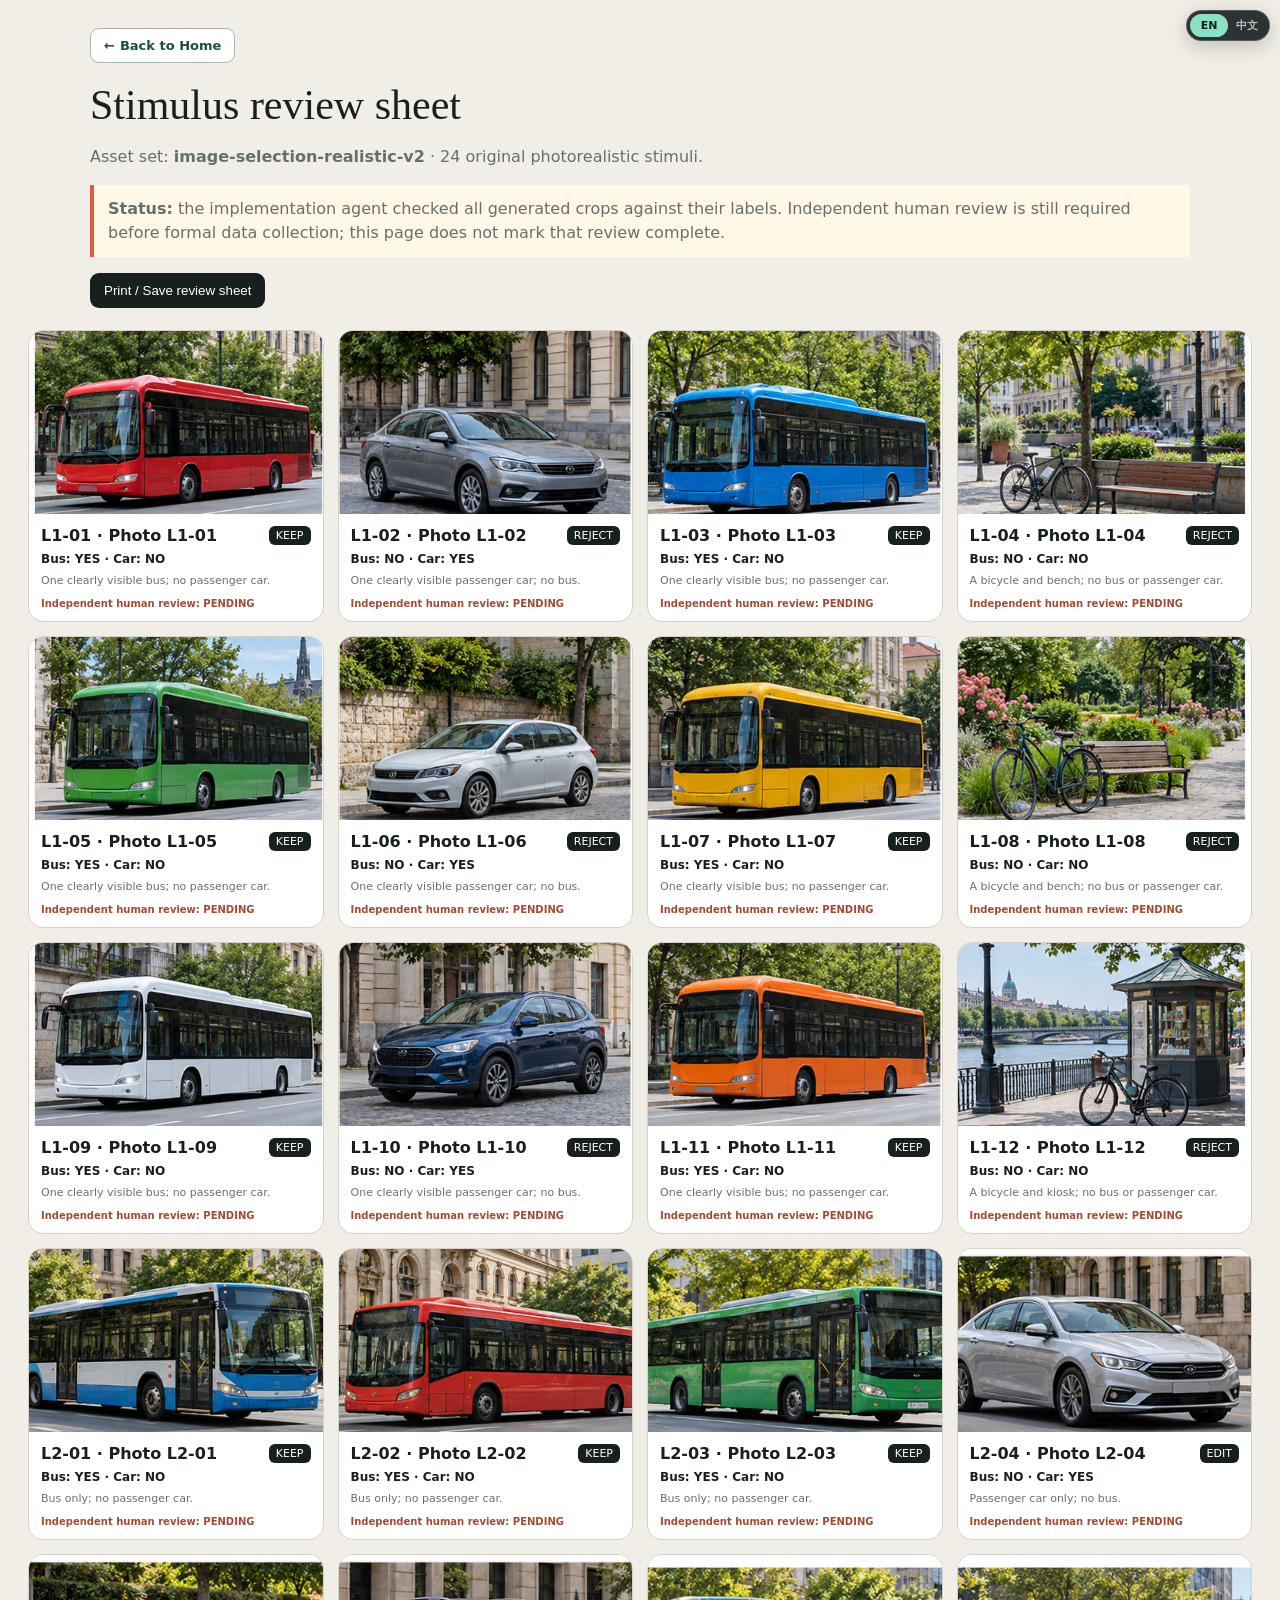
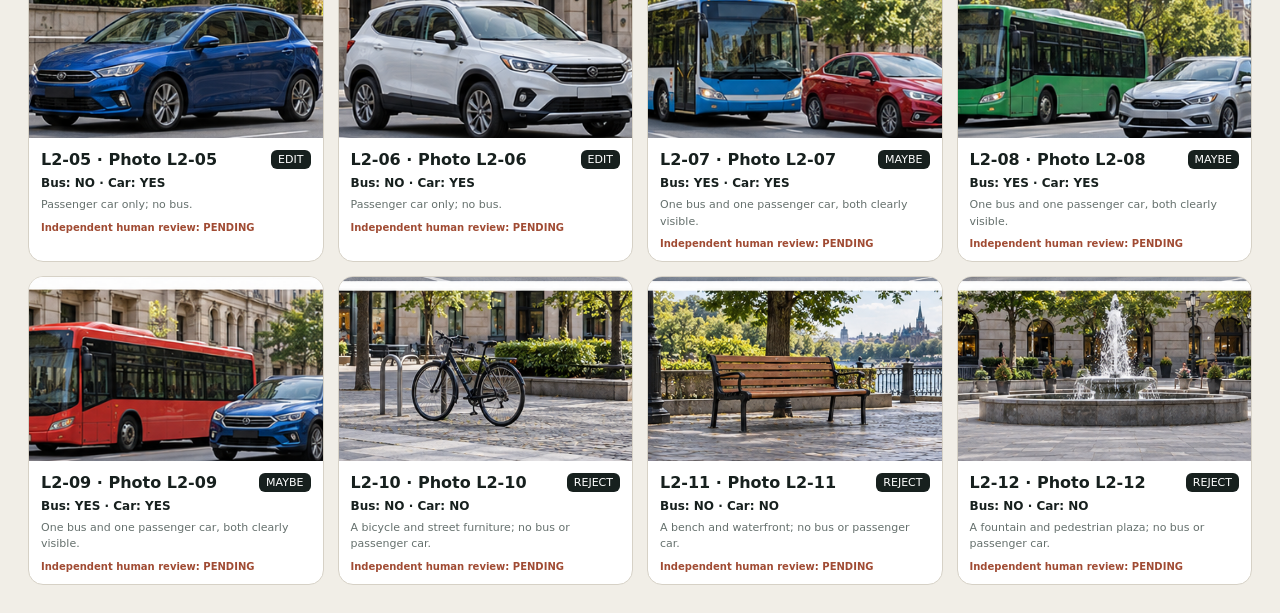
<file: study-v3/asset-review.html>
<!doctype html>
<html lang="en">
<head>
  <meta charset="utf-8"><meta name="viewport" content="width=device-width,initial-scale=1">
  <title>FlickSort V3 · Stimulus Review Sheet</title>
  <style>
    :root{font-family:system-ui,sans-serif;color:#17201e;background:#f1eee7}body{margin:0;padding:28px}header{max-width:1100px;margin:auto auto 22px}h1{margin:0;font:500 42px Georgia,serif}p{color:#65706d;line-height:1.5}.warning{padding:12px 14px;border-left:4px solid #d6603f;background:#fff8e7}.grid{display:grid;grid-template-columns:repeat(auto-fit,minmax(270px,1fr));gap:14px;max-width:1400px;margin:auto}.card{overflow:hidden;border:1px solid #d6d1c6;border-radius:15px;background:white}.card img{width:100%;aspect-ratio:8/5;display:block;object-fit:cover;background:#d7ddd9}.copy{padding:12px}.top{display:flex;justify-content:space-between;gap:8px}.id{font-weight:850}.answer{padding:3px 7px;color:white;border-radius:6px;background:#17201e;font-size:11px;text-transform:uppercase}.facts{margin:7px 0;font-size:12px;font-weight:750}.reason{margin:0;color:#65706d;font-size:11px}.status{display:block;margin-top:8px;color:#a04b33;font-size:10px;font-weight:750}button{padding:10px 14px;border:0;border-radius:9px;color:white;background:#17201e;cursor:pointer}.home-return{display:inline-flex;align-items:center;gap:5px;padding:9px 13px;margin-bottom:18px;border:1px solid #a9b6ae;border-radius:9px;background:#fff;color:#1b5040;text-decoration:none;font-size:13px;font-weight:800}.home-return:hover{background:#e1eae3}.home-return:focus-visible{outline:3px solid #6a9e84;outline-offset:2px}@media print{button,.home-return{display:none}body{padding:10px}.grid{grid-template-columns:repeat(3,1fr);gap:7px}.card{break-inside:avoid}.copy{padding:7px}}
  </style>
</head>
<body>
  <header><a class="home-return" href="../" aria-label="Back to Home">← <span>Back to Home</span></a><h1>Stimulus review sheet</h1><p>Asset set: <b>image-selection-realistic-v2</b> · 24 original photorealistic stimuli.</p><p class="warning"><b>Status:</b> the implementation agent checked all generated crops against their labels. Independent human review is still required before formal data collection; this page does not mark that review complete.</p><button onclick="window.print()">Print / Save review sheet</button></header>
  <!-- 网页主体；里面的元素由app.js查找或更新。 -->
  <main class="grid" id="grid"></main>
  <!-- 加载交互脚本；V3先加载scoring.js再加载app.js。 -->
  <script src="../language.js?v=3.3.2"></script>
  <!-- 加载交互脚本；V3先加载scoring.js再加载app.js。 -->
  <script>
    fetch('image_manifest.json').then(r=>r.json()).then(items=>{
      const t=value=>window.FlickSortLanguage?.t(value)||value;
      const labels={keep:'Keep',edit:'Edit',maybe:'Maybe',reject:'Reject'};
      document.querySelector('#grid').innerHTML=items.map(item=>`<article class="card"><img src="${item.file}" alt="${t(item.title)}: ${t(item.reason)}"><div class="copy"><div class="top"><span class="id">${item.id.toUpperCase()} · ${t(item.title)}</span><span class="answer">${t(labels[item.answer])}</span></div><div class="facts">Bus: ${item.contains_bus?'YES':'NO'} · Car: ${item.contains_car?'YES':'NO'}</div><p class="reason">${t(item.reason)}</p><span class="status">Independent human review: PENDING</span></div></article>`).join('');
    });
  </script>
</body>
</html>
</file>
<file: experiment/style.css>
:root{font-family:system-ui,sans-serif;background:#101b23;color:#edf4f7;color-scheme:dark}*{box-sizing:border-box}body{margin:0}header,aside{display:flex;flex-wrap:wrap;align-items:center;gap:12px;padding:18px;background:#1c2b34}header span{margin-left:auto;font-size:13px;color:#9ee1c6}a{color:#a7e5d1}main{max-width:820px;margin:28px auto;padding:24px;border:1px solid #3d555e;border-radius:20px;background:#192831}h1{font-size:28px}p,li{line-height:1.7}button,input,select,textarea{font:inherit;padding:12px;border-radius:9px;border:1px solid #65818c;margin:5px;background:#263d49;color:white}button{cursor:pointer}button:disabled{opacity:.45}button.primary{background:#9de3c6;color:#0e2520;font-weight:700}label{display:block;margin:15px 0}input[type=checkbox]{width:22px;height:22px}img{display:block;width:100%;height:min(45vh,360px);object-fit:contain;touch-action:none;background:#0b141b;border-radius:15px;user-select:none}#card{position:relative;overflow:hidden}#preview{position:absolute;inset:12px auto auto 12px;background:#132c2be6;padding:9px;border-radius:7px;pointer-events:none}#notice{min-height:30px;color:#ffd88b}.muted{color:#bed0da}.progress{font-weight:700;color:#9ee1c6}#error{color:#ffb5b5;padding:12px}table{border-collapse:collapse;width:100%;font-size:13px}td,th{border:1px solid #53636e;padding:8px;text-align:left}section{overflow:auto}textarea{width:100%}@media(max-width:600px){main{margin:10px;padding:16px}header{padding:12px}button{padding:12px 9px}aside{gap:4px}h1{font-size:23px}}

/* Compact, touch-friendly task layout inspired by the demo. */
.task-screen .task-prompt { margin: 8px 0; }
.task-screen .task-prompt span { color: #bed0da; font-size: .88em; }
.task-screen #notice:empty { display: none; }
.task-screen #notice:not(:empty) { margin: 6px 0; min-height: 0; }
.task-screen .task-nav, .task-screen #choices, .task-screen .task-action-buttons { display: flex; gap: 8px; }
.task-screen .task-nav button, .task-screen #choices button { flex: 1; margin: 0; }
.task-screen .task-nav { margin-top: 10px; }
.task-screen #choices { margin-top: 8px; }
.task-screen #choices p { margin: 3px 0; }
.task-screen .task-actions p { margin: 8px 0; }
.task-screen .task-action-buttons button { margin: 0; }
.task-screen #submit { flex: 1; }
@media (max-width: 600px) {
  header { gap: 5px 10px; font-size: 12px; }
  header span { margin-left: 0; }
  main.task-screen { margin: 6px; padding: 10px 12px 0; }
  .task-screen h1 { font-size: 17px; margin: 2px 0 4px; }
  .task-screen .progress { font-size: 13px; margin: 0; line-height: 1.3; }
  .task-screen .task-prompt { font-size: 13px; line-height: 1.35; margin: 5px 0; }
  .task-screen #photo { height: clamp(130px, 25dvh, 240px); }
  .task-screen #preview { inset: 7px auto auto 7px; padding: 5px 8px; }
  .task-screen .task-nav { margin-top: 7px; }
  .task-screen #choices { margin-top: 6px; }
  .task-screen #choices button, .task-screen .task-nav button, .task-screen .task-action-buttons button { min-height: 44px; padding: 8px 4px; font-size: 14px; }
  .task-screen .task-actions { position: sticky; bottom: 0; z-index: 5; background: #192831; padding: 1px 0 max(8px, env(safe-area-inset-bottom)); box-shadow: 0 -5px 10px #192831; }
  .task-screen .task-actions p { margin: 5px 0; font-size: 14px; }
}

/* Demo-inspired light surfaces and green accents. */
:root{background:#f2f1ed;color:#182326;color-scheme:light}
header,aside{background:#fff;border-bottom:1px solid #e0e9e3}
header span{color:#315b52}
a{color:#315b52}
main{background:#fff;border-color:#dce7df;box-shadow:0 12px 40px #315b5212}
button,input,select,textarea{background:#f7faf8;color:#243f35;border-color:#cbdcd2}
button.primary{background:#315b52;color:#fff}
button:focus-visible,input:focus-visible,select:focus-visible,textarea:focus-visible{outline:3px solid #86b7a5;outline-offset:2px}
.muted,.task-screen .task-prompt span{color:#637e73}
.progress{color:#315b52}
#preview{color:#fff}
#notice{color:#825c1d}
#error{color:#a23d34}
td,th{border-color:#cbdcd2}
.questionnaire label{font-weight:650;color:#315b52}
.questionnaire select,.questionnaire textarea{display:block;width:100%;margin:7px 0 0;font-weight:400}
.questionnaire .form-actions{display:flex;gap:10px;margin-top:24px}
.questionnaire .form-actions button{flex:1;margin:0;min-height:48px}
@media(max-width:600px){.task-screen .task-actions{background:#fff;box-shadow:0 -5px 10px #fff}}
.study-language{display:inline-flex;align-items:center;border:1px solid #cbdcd2;border-radius:999px;background:#fff;padding:3px;gap:2px}
.study-language button{margin:0;border:0;border-radius:999px;padding:6px 10px;background:transparent;font-size:12px;color:#315b52}
.study-language button[aria-pressed=true]{background:#315b52;color:#fff}

/* Trial screen: visual language and directional cues from the FlickSort demo. */
.task-screen { --keep:#24845c; --edit:#a96e22; --maybe:#4977b0; --reject:#bc594d; }
.task-screen .progress { color:#71867b; font-size:14px; letter-spacing:.01em; }
.task-screen .task-prompt { background:#edf4ef; border:1px solid #d9e8de; border-radius:14px; padding:10px; margin:10px 0; }
.task-screen .task-prompt p { margin:0 0 8px; color:#24493d; font-size:17px; line-height:1.2; font-weight:700; }
.rule-grid { display:grid; grid-template-columns:repeat(4,minmax(0,1fr)); gap:5px; }
.rule-card { min-width:0; background:#fff; border:1px solid #e2ece5; border-radius:9px; padding:6px 4px; text-align:center; }
.rule-card strong,.rule-card>span { display:block; white-space:nowrap; }
.rule-card strong { font-size:12px; line-height:1.25; }
.rule-card>span { color:#425b4f!important; font-size:11px!important; font-weight:650; margin-top:2px; }
.rule-icon { display:inline-grid; place-items:center; width:18px; height:18px; margin-right:3px; border-radius:50%; font-size:12px!important; color:inherit!important; background:currentColor; }
.rule-card .rule-icon { background:transparent; border:1px solid currentColor; }
.rule-keep strong,.choice-keep {color:var(--keep)}.rule-edit strong,.choice-edit {color:var(--edit)}.rule-maybe strong,.choice-maybe {color:var(--maybe)}.rule-reject strong,.choice-reject {color:var(--reject)}
.task-screen #card { background:radial-gradient(circle at 50% 40%,#34372f,#111310 80%); border-radius:20px; padding:26px 0; }
.task-screen #photo { border-radius:4px; background:#111310; }
.task-screen #preview { z-index:2; inset:5px auto auto 50%; transform:translateX(-50%); padding:3px 10px; font-size:11px; border-radius:999px; background:#24332c; }
.stage-corner { position:absolute; z-index:2; pointer-events:none; font-size:11px; font-weight:750; line-height:1; }
.stage-corner span { font-size:16px; vertical-align:-1px; }
.corner-edit {top:5px;left:9px;color:#e7b466}.corner-keep {top:5px;right:9px;color:#8ec9a5}.corner-maybe {bottom:5px;left:9px;color:#8bafe4}.corner-reject {bottom:5px;right:9px;color:#e58d84}
.task-screen #choices { display:grid; grid-template-columns:repeat(4,minmax(0,1fr)); gap:6px; }
.task-screen #choices .choice { display:flex; flex-direction:column; align-items:center; justify-content:center; gap:3px; font-size:12px; font-weight:750; padding:5px; border-color:#e0e9e3; background:#f7faf8; }
.task-screen #choices .choice[aria-pressed=true] { border-color:currentColor; background:#eef6f1; box-shadow:inset 0 0 0 1px currentColor; }
.choice-icon { display:grid; place-items:center; width:24px; height:24px; border-radius:50%; background:#eaf2ec; font-size:17px; }
.gesture-choices { border:1px dashed #ccdcd1; border-radius:12px; background:#f8fbf8; padding:5px; }
.gesture-legend { display:flex; align-items:center; justify-content:center; gap:4px; font-size:12px; font-weight:750; }
.gesture-arrow { font-size:24px; line-height:1; }
.task-screen .task-actions { border-top:1px solid #e6eee8; }
@media(max-width:600px) {
  .task-screen .task-prompt { padding:7px; margin:6px 0; }
  .task-screen .task-prompt p { font-size:15px; margin:0 0 5px; }
  .rule-card { padding:4px 2px; }
  .rule-card strong { font-size:11px; }
  .rule-card>span { font-size:10px!important; }
  .rule-icon { width:15px; height:15px; font-size:10px!important; margin-right:2px; }
  .task-screen #card { padding:21px 0; border-radius:15px; }
  .task-screen #photo { height:clamp(115px,21dvh,210px); }
  .task-screen #preview { inset:3px auto auto 50%; padding:2px 8px; font-size:10px; }
  .stage-corner { font-size:10px; }.stage-corner span {font-size:14px}
  .corner-edit,.corner-keep {top:3px}.corner-maybe,.corner-reject {bottom:3px}
  .task-screen #choices .choice { min-height:44px; }
  .choice-icon { width:20px; height:20px; font-size:14px; }
  .gesture-legend {font-size:11px}.gesture-arrow {font-size:21px}
}
/* Keep the decision rules readable on phones. */
@media(max-width:600px){.rule-card strong{font-size:12px}.rule-card>span{font-size:12px!important}.rule-icon{width:16px;height:16px;font-size:11px!important}}
.independent-rules{font-size:13px!important;line-height:1.5!important;font-weight:500!important;color:#314b40!important;margin:6px 0 0!important}
.tutorial-screen .tutorial-instruction{font-weight:700;background:#edf4ef;padding:14px;border-radius:12px}.tutorial-count{color:#637e73}.tutorial-stage{position:relative}.tutorial-stage img{height:min(32vh,260px)}.tutorial-overlay{position:absolute;inset:0;background:#20282066;pointer-events:none;border-radius:15px}.tutorial-controls{display:flex;flex-wrap:wrap;gap:5px;margin-top:10px}.tutorial-controls button:not(:disabled){background:#315b52;color:#fff;font-weight:700}.tutorial-controls button:disabled{opacity:.35}
.tutorial-screen{background:#e3e6e3}.tutorial-screen .tutorial-instruction{background:#fff2c8;color:#473a18;border:2px solid #d19c30}.tutorial-screen button:not(:disabled),.tutorial-highlight{outline:3px solid #d19c30;outline-offset:2px}.tutorial-screen button:disabled{opacity:.45}.tutorial-screen .task-actions{background:#e3e6e3;box-shadow:0 -5px 10px #e3e6e3}
</file>
<file: study-v3/styles.css>
/* 整套页面共享的颜色、尺寸和动效变量。 */
:root {
  --ink: #17201e;
  --muted: #66716e;
  --paper: #f1eee7;
  --card: #fffdf8;
  --screen: #101514;
  --line: #d9d5ca;
  --keep: #63b98d;
  --edit: #e3a653;
  --maybe: #6f9fd8;
  --reject: #dd776f;
  --accent: #d6603f;
  --ease: cubic-bezier(.22, 1, .36, 1);
  font-family: Inter, ui-sans-serif, system-ui, -apple-system, "Segoe UI", sans-serif;
  color: var(--ink);
  background: var(--paper);
}

* { box-sizing: border-box; }
[hidden] { display: none !important; }
body { margin: 0; min-height: 100vh; background: radial-gradient(circle at 78% 8%, #fff9ec 0, transparent 30%), var(--paper); }
button, input, select { font: inherit; }
button { cursor: pointer; }

/* 网页最外层容器尺寸与布局。 */
.app-shell { min-height: 100vh; }
.topbar { height: 68px; display: flex; align-items: center; justify-content: space-between; padding: 0 clamp(20px, 4vw, 58px); border-bottom: 1px solid rgba(23, 32, 30, .12); }
.brand { color: var(--ink); text-decoration: none; font-size: 19px; font-weight: 750; letter-spacing: -.03em; }
.brand span { display: inline-grid; place-items: center; width: 28px; height: 28px; margin-right: 7px; color: white; background: var(--ink); border-radius: 50%; font-family: Georgia, serif; font-style: italic; }
.brand b { margin-left: 7px; color: var(--accent); font-size: 10px; letter-spacing: .12em; }
.build-chip { color: var(--muted); font-size: 10px; font-weight: 800; letter-spacing: .14em; }
.screen { min-height: calc(100vh - 68px); }

/* 匿名编号与Demo/Pilot设置页布局。 */
.setup-screen { display: grid; grid-template-columns: minmax(0, 1fr) minmax(340px, 510px); gap: clamp(40px, 7vw, 110px); align-items: center; max-width: 1220px; margin: auto; padding: 48px clamp(22px, 6vw, 82px); }
.eyebrow, .card-head, .task-banner p, .result-card header p { margin: 0; color: var(--accent); font-size: 11px; font-weight: 850; letter-spacing: .16em; }
.setup-copy h1 { margin: 17px 0 22px; font: 500 clamp(51px, 7vw, 88px)/.92 Georgia, serif; letter-spacing: -.065em; }
.setup-copy h1 em { color: var(--accent); font-weight: 500; }
.lede { max-width: 660px; color: #5b6663; font-size: clamp(16px, 1.6vw, 19px); line-height: 1.7; }
.scope-note { max-width: 610px; margin-top: 27px; padding: 16px 18px; border-left: 3px solid var(--accent); color: #56615e; background: rgba(255,255,255,.45); line-height: 1.55; }
.scope-note strong { color: var(--ink); }
.setup-card { padding: 27px; border: 1px solid var(--line); border-radius: 25px; background: rgba(255,253,248,.86); box-shadow: 0 28px 80px rgba(71, 59, 42, .13); }
.card-head { display: flex; justify-content: space-between; color: var(--ink); margin-bottom: 22px; }
.card-head small { color: var(--muted); letter-spacing: .04em; }
.field { display: grid; gap: 8px; color: #4f5a57; font-size: 12px; font-weight: 750; }
.field input { width: 100%; padding: 14px 15px; border: 1px solid #cfc9bd; border-radius: 12px; outline: none; background: white; }
.field input:focus { border-color: var(--ink); box-shadow: 0 0 0 3px rgba(23,32,30,.09); }
.field-hint { color: var(--muted); font-size: 10px; font-weight: 550; }
fieldset { min-width: 0; margin: 21px 0 0; padding: 0; border: 0; }
legend { margin-bottom: 9px; color: #4f5a57; font-size: 12px; font-weight: 750; }
.segmented { display: grid; grid-template-columns: 1fr 1fr; gap: 8px; }
.segmented label { position: relative; }
.segmented input { position: absolute; opacity: 0; }
.segmented span { display: grid; gap: 3px; padding: 12px; border: 1px solid #d4cec2; border-radius: 12px; background: white; transition: .18s; }
.segmented small { color: var(--muted); font-size: 10px; }
.segmented input:checked + span { color: white; border-color: var(--ink); background: var(--ink); box-shadow: 0 8px 20px rgba(23,32,30,.15); }
.segmented input:checked + span small { color: rgba(255,255,255,.67); }
.benchmark-note { display: flex; gap: 11px; align-items: center; margin: 20px 0; padding: 12px; color: #745b28; background: #fff6db; border-radius: 12px; }
.benchmark-note > span { font-size: 20px; }
.benchmark-note div { display: grid; }
.benchmark-note b { font-size: 12px; }
.benchmark-note small { margin-top: 2px; font-size: 10px; }
.primary, .secondary, .text-button { border: 0; border-radius: 11px; }
.primary { display: inline-flex; align-items: center; justify-content: center; gap: 22px; padding: 13px 19px; color: white; background: var(--ink); font-weight: 800; }
.primary:hover { background: #2b3835; }
.primary.incomplete { opacity: .52; }
.wide { width: 100%; }
.secondary { padding: 10px 13px; color: var(--ink); border: 1px solid var(--line); background: white; font-weight: 750; }
.secondary:disabled { opacity: .4; cursor: default; }
.text-button { padding: 8px 0; color: var(--muted); background: transparent; text-decoration: underline; text-underline-offset: 4px; }
.privacy { margin: 13px 0 0; color: #7a827f; text-align: center; font-size: 10px; }

/* 关卡测试界面的网格和主要面板布局。 */
.study-screen { display: grid; grid-template-columns: 235px minmax(0, 880px); justify-content: center; gap: clamp(24px, 4vw, 60px); padding: 30px clamp(18px, 4vw, 54px); }
.study-sidebar { padding: 22px 0; }
.run-meta { display: flex; justify-content: space-between; padding-bottom: 18px; border-bottom: 1px solid var(--line); font-size: 11px; font-weight: 850; letter-spacing: .12em; }
.run-meta small { color: var(--muted); }
.phase-list { display: grid; gap: 8px; margin: 25px 0 30px; }
.phase-list > div { display: flex; gap: 12px; align-items: center; padding: 10px; color: #7a817f; border-radius: 13px; }
.phase-list i { display: grid; flex: 0 0 30px; height: 30px; place-items: center; border: 1px solid #c8c6bd; border-radius: 50%; font-style: normal; font-size: 11px; }
.phase-list span { display: grid; font-size: 13px; font-weight: 750; }
.phase-list small { margin-top: 2px; color: #969c99; font-size: 9px; font-weight: 500; }
.phase-list > div.active { color: var(--ink); background: white; box-shadow: 0 7px 22px rgba(50,42,32,.08); }
.phase-list > div.active i { color: white; border-color: var(--accent); background: var(--accent); }
.phase-list > div.done i { color: white; border-color: var(--keep); background: var(--keep); }
.study-main { min-width: 0; }
/* 显示当前任务指令及进度。 */
.task-banner { display: grid; grid-template-columns: 1fr auto; gap: 8px 30px; align-items: end; }
.task-heading { min-width: 0; }
/* 显示当前任务指令及进度。 */
.task-banner h2 { max-width: 790px; margin: 7px 0 0; color: var(--ink); font: 650 clamp(25px, 3.2vw, 38px)/1.12 Georgia, serif; letter-spacing: -.035em; }
/* 纯导航关卡中突出显示目标照片编号。 */
.navigation-target { display: grid; grid-template-columns: auto 1fr; grid-template-rows: auto auto; gap: 1px 16px; align-items: center; width: fit-content; min-width: min(100%, 360px); margin-top: 12px; padding: 11px 18px 12px; color: white; border: 2px solid var(--accent); border-radius: 16px; background: var(--ink); box-shadow: 0 12px 30px rgba(23,32,30,.18); }
/* 纯导航关卡中突出显示目标照片编号。 */
.navigation-target[hidden] { display: none; }
/* 纯导航关卡中突出显示目标照片编号。 */
.navigation-target span { align-self: end; color: #f3b762; font-size: 10px; font-weight: 900; letter-spacing: .16em; }
/* 纯导航关卡中突出显示目标照片编号。 */
.navigation-target strong { grid-row: 1 / 3; grid-column: 2; color: white; font: 650 clamp(48px, 7vw, 76px)/.86 Georgia, serif; letter-spacing: -.045em; white-space: nowrap; }
/* 纯导航关卡中突出显示目标照片编号。 */
.navigation-target small { align-self: start; color: #c4cecb; font-size: 10px; font-weight: 650; }
/* 显示当前任务指令及进度。 */
.task-banner.navigation-mode .task-heading, .task-banner.navigation-mode .task-progress { grid-column: 1 / -1; }
/* 显示当前任务指令及进度。 */
.task-banner.navigation-mode .task-progress { width: 100%; }
/* 显示当前任务指令及进度。 */
.task-banner.navigation-mode h2 { font: 750 15px/1.35 Inter, ui-sans-serif, system-ui, sans-serif; letter-spacing: 0; }
.task-context { display: flex; gap: 9px; align-items: center; margin-top: 9px; color: var(--muted); font-size: 11px; font-weight: 780; }
.technique-chip { display: inline-flex; padding: 4px 8px; color: #fff; border-radius: 999px; background: var(--ink); font-size: 9px; font-weight: 900; letter-spacing: .1em; }
.task-progress { display: grid; gap: 6px; width: 175px; color: var(--muted); text-align: right; font-size: 11px; font-weight: 750; }
.task-progress div { height: 4px; overflow: hidden; background: #d9d5cc; border-radius: 4px; }
.task-progress i { display: block; width: 0; height: 100%; background: var(--accent); transition: width .3s; }
/* 显示每关的巴士/小汽车分类规则，防止误解。 */
.rule-card { display: grid; grid-template-columns: repeat(4, 1fr); gap: 7px; margin: 17px 0 13px; }
/* 显示每关的巴士/小汽车分类规则，防止误解。 */
.rule-card > div { --rule: var(--keep); display: flex; gap: 8px; align-items: center; min-width: 0; padding: 9px; border: 1px solid var(--line); border-top: 3px solid var(--rule); border-radius: 10px; background: rgba(255,255,255,.7); }
/* 显示每关的巴士/小汽车分类规则，防止误解。 */
.rule-card > div[data-rule=edit] { --rule: var(--edit); }
/* 显示每关的巴士/小汽车分类规则，防止误解。 */
.rule-card > div[data-rule=maybe] { --rule: var(--maybe); }
/* 显示每关的巴士/小汽车分类规则，防止误解。 */
.rule-card > div[data-rule=reject] { --rule: var(--reject); }
/* 显示每关的巴士/小汽车分类规则，防止误解。 */
.rule-card i { display: grid; flex: 0 0 24px; height: 24px; place-items: center; color: white; border-radius: 7px; background: var(--rule); font-style: normal; font-weight: 900; }
/* 显示每关的巴士/小汽车分类规则，防止误解。 */
.rule-card span { display: grid; min-width: 0; }
/* 显示每关的巴士/小汽车分类规则，防止误解。 */
.rule-card b { font-size: 11px; }
/* 显示每关的巴士/小汽车分类规则，防止误解。 */
.rule-card small { overflow: hidden; color: var(--muted); font-size: 9px; text-overflow: ellipsis; white-space: nowrap; }
/* 照片查看器外层布局。 */
.viewer-panel { overflow: hidden; border: 1px solid #303936; border-radius: 26px; background: var(--screen); box-shadow: 0 25px 70px rgba(36,31,25,.2); }
/* 接受拖拽和方向手势的照片区域。 */
.photo-stage { position: relative; height: min(49vh, 420px); min-height: 285px; overflow: hidden; touch-action: none; user-select: none; background: #080a09; }
.card-stack { position: absolute; inset: 43px 30px 34px; perspective: 900px; pointer-events: none; }
.photo-card { position: absolute; inset: 0; overflow: hidden; border-radius: 19px; box-shadow: 0 18px 36px rgba(0,0,0,.58); transform-origin: 50% 65%; transition: transform .42s var(--ease), opacity .25s, filter .25s; will-change: transform, opacity; }
.photo-card img { width: 100%; height: 100%; display: block; object-fit: cover; }
.back-two { opacity: .38; filter: brightness(.55); transform: translateY(17px) scale(.91); }
.back-one { opacity: .65; filter: brightness(.72); transform: translateY(9px) scale(.955); }
.active-card { z-index: 3; }
/* 接受拖拽和方向手势的照片区域。 */
.photo-stage.dragging .active-card { transition: none; }
.flyout { position: absolute; z-index: 4; inset: 43px 30px 34px; border-radius: 19px; background: center/cover no-repeat; pointer-events: none; transition: transform .34s cubic-bezier(.55,0,.8,.35), opacity .33s; }
/* 四角候选分类方向的视觉反馈。 */
.corner-target { --corner: var(--edit); position: absolute; z-index: 8; top: 9px; left: 10px; display: flex; gap: 5px; align-items: center; padding: 5px 8px 5px 5px; color: white; border: 1px solid rgba(255,255,255,.17); border-radius: 10px; background: rgba(8,10,9,.67); opacity: .74; transition: .18s; }
/* 四角候选分类方向的视觉反馈。 */
.corner-target span { display: grid; width: 24px; height: 24px; place-items: center; color: #17201e; border-radius: 7px; background: var(--corner); font-weight: 900; }
/* 四角候选分类方向的视觉反馈。 */
.corner-target b { font-size: 9px; text-transform: uppercase; }
/* 四角候选分类方向的视觉反馈。 */
.corner-target.keep { --corner: var(--keep); right: 10px; left: auto; }
/* 四角候选分类方向的视觉反馈。 */
.corner-target.maybe { --corner: var(--maybe); top: auto; bottom: 9px; }
/* 四角候选分类方向的视觉反馈。 */
.corner-target.reject { --corner: var(--reject); top: auto; right: 10px; bottom: 9px; left: auto; }
/* 四角候选分类方向的视觉反馈。 */
.corner-target.targeted { opacity: 1; border-color: var(--corner); transform: scale(1.09); box-shadow: 0 0 0 1px var(--corner); }
html[data-technique="classic"] .corner-target, html[data-technique="navigation"] .corner-target { display: none; }
.photo-badge, .current-label { position: absolute; z-index: 6; top: 53px; left: 41px; padding: 5px 7px; color: white; border-radius: 7px; background: rgba(0,0,0,.48); font-size: 9px; font-weight: 850; letter-spacing: .1em; }
.photo-badge.target-match { padding: 8px 11px; color: #102018; border: 2px solid white; background: var(--keep); font-size: 15px; box-shadow: 0 5px 18px rgba(0,0,0,.34); }
.current-label { right: 41px; left: auto; }
.browse-hint { position: absolute; z-index: 6; right: 41px; bottom: 45px; left: 41px; display: flex; justify-content: space-between; color: rgba(255,255,255,.9); font-size: 9px; font-weight: 850; letter-spacing: .1em; text-shadow: 0 1px 4px black; }
.gesture-preview { position: absolute; z-index: 10; top: 50%; left: 50%; min-width: 130px; padding: 9px 12px; opacity: 0; color: white; border: 1px solid rgba(255,255,255,.2); border-radius: 10px; background: rgba(8,10,9,.78); text-align: center; transform: translate(-50%,-50%) scale(.92); transition: .15s; }
.gesture-preview.show { opacity: 1; transform: translate(-50%,-50%) scale(1); }
.toast { position: absolute; z-index: 12; right: 20%; bottom: 17%; left: 20%; padding: 9px; opacity: 0; color: white; border-radius: 10px; background: rgba(13,17,16,.92); text-align: center; transform: translateY(7px); transition: .18s; }
.toast.show { opacity: 1; transform: translateY(0); }
.photo-meta, .submit-row { display: flex; justify-content: space-between; gap: 12px; align-items: center; padding: 13px 18px; color: white; border-top: 1px solid rgba(255,255,255,.09); }
.task-reminder { flex: 1; min-width: 0; padding: 10px 13px 11px; border: 1px solid rgba(227,166,83,.52); border-radius: 12px; background: linear-gradient(100deg, rgba(227,166,83,.18), rgba(227,166,83,.055)); box-shadow: inset 4px 0 0 var(--edit); }
.task-reminder-head { display: flex; justify-content: space-between; gap: 10px; align-items: center; color: #f2bd69; font-size: 8px; font-weight: 900; letter-spacing: .14em; }
.task-reminder-head small { flex: 0 0 auto; color: #8f9996; font-size: 8px; font-weight: 800; letter-spacing: .08em; }
.task-reminder strong { display: block; margin-top: 5px; color: #f8faf9; font-size: 13px; line-height: 1.38; }
.undo-wrap { display: flex; gap: 7px; }
.undo-wrap select { max-width: 138px; color: #c4cac8; border: 1px solid #343e3b; border-radius: 9px; background: #171d1b; font-size: 10px; }
.controls-row { padding: 10px 18px; border-top: 1px solid rgba(255,255,255,.09); }
.classic-controls { display: grid; grid-template-columns: repeat(4,1fr); gap: 7px; }
.classic-controls button { --control: var(--edit); display: grid; place-items: center; gap: 3px; padding: 9px; color: #d8dfdd; border: 1px solid #35413e; border-radius: 9px; background: #171d1b; font-size: 9px; font-weight: 800; }
.classic-controls button span { color: var(--control); font-size: 17px; }
.classic-controls button[data-label=keep] { --control: var(--keep); }
.classic-controls button[data-label=maybe] { --control: var(--maybe); }
.classic-controls button[data-label=reject] { --control: var(--reject); }
.classic-controls button.selected { color: white; border-color: var(--control); box-shadow: 0 0 0 1px var(--control); }
.flick-legend { display: grid; grid-template-columns: repeat(4,1fr); gap: 5px; color: #c8cfcd; text-align: center; font-size: 10px; font-weight: 800; }
.flick-legend small { grid-column: 1/-1; color: #737d7a; font-size: 9px; font-weight: 500; }
.submit-row { background: #171d1b; }
.submit-row > div { display: grid; gap: 2px; }
.submit-row b { font-size: clamp(15px, 1.5vw, 18px); line-height: 1.25; font-weight: 850; color: #fff; }
.submit-row small { color: #c3d0ca; font-size: 11px; line-height: 1.4; }

/* 测试完成后成绩页的布局。 */
.results-screen { display: grid; place-content: center; gap: 17px; padding: 26px; }
.result-card { width: min(780px, 94vw); padding: 23px 27px; border: 1px solid var(--line); border-radius: 25px; background: var(--card); box-shadow: 0 25px 80px rgba(61,50,37,.16); }
.result-card header { display: flex; justify-content: space-between; align-items: start; padding-bottom: 14px; border-bottom: 1px solid var(--line); }
.result-card h1 { margin: 3px 0 0; font: 500 35px Georgia, serif; }
.result-build { display: grid; color: var(--muted); text-align: right; font-size: 11px; }
.result-build span { color: var(--ink); font-weight: 850; }
.result-build small { margin-top: 4px; }
.result-identity { display: grid; grid-template-columns: 1fr 1fr 1.3fr; gap: 8px; padding: 13px 0; }
.result-identity span { display: grid; }
.result-identity small { color: var(--muted); font-size: 9px; text-transform: uppercase; letter-spacing: .1em; }
.result-identity b { margin-top: 2px; font-size: 12px; }
.score-hero { display: flex; align-items: center; gap: 18px; padding: 13px 17px; color: white; border-radius: 18px; background: var(--ink); }
.score-ring { display: flex; align-items: baseline; }
.score-ring strong { font: 500 62px/.9 Georgia, serif; }
.score-ring span { color: #aeb9b6; font-size: 14px; }
.score-hero p { margin: 0; color: #df7659; font-size: 9px; font-weight: 900; letter-spacing: .14em; }
.score-hero h2 { margin: 4px 0 2px; font-size: 17px; }
.score-hero small { color: #9ca8a5; font-size: 9px; }
.metric-grid { display: grid; grid-template-columns: repeat(6, 1fr); gap: 7px; margin: 12px 0; }
.metric-grid > div { display: grid; min-width: 0; padding: 10px; border: 1px solid var(--line); border-radius: 11px; background: white; }
.metric-grid span { font: 600 18px Georgia, serif; }
.metric-grid small { margin-top: 3px; overflow: hidden; color: var(--muted); font-size: 8px; text-overflow: ellipsis; white-space: nowrap; }
.score-formula { padding: 8px 10px; color: #5e6966; border-radius: 9px; background: #f1eee7; font: 600 9px/1.4 ui-monospace, monospace; text-align: center; }
.fairness-note { margin: 10px 2px 0; color: var(--muted); font-size: 9px; line-height: 1.45; }
.result-actions { display: flex; justify-content: center; gap: 9px; flex-wrap: wrap; }

/* 响应式CSS：针对不同屏幕宽度或减少动画偏好调整样式。 */
@media (max-width: 820px) {
  .topbar { height: 58px; }
  .screen { min-height: calc(100vh - 58px); }
  /* 匿名编号与Demo/Pilot设置页布局。 */
  .setup-screen { grid-template-columns: 1fr; gap: 28px; align-content: start; padding-top: 34px; }
  .setup-copy h1 { font-size: 55px; }
  /* 关卡测试界面的网格和主要面板布局。 */
  .study-screen { display: block; padding: 13px; }
  .study-sidebar { padding: 0 0 10px; }
  .phase-list { grid-template-columns: repeat(5,1fr); margin: 10px 0 0; gap: 4px; }
  .phase-list > div { justify-content: center; padding: 5px; }
  .phase-list span { display: none; }
  .study-sidebar > .text-button { display: none; }
  /* 显示当前任务指令及进度。 */
  .task-banner h2 { font-size: 27px; }
  /* 纯导航关卡中突出显示目标照片编号。 */
  .navigation-target { min-width: min(100%, 330px); }
  /* 显示每关的巴士/小汽车分类规则，防止误解。 */
  .rule-card { margin: 11px 0 8px; }
  /* 显示每关的巴士/小汽车分类规则，防止误解。 */
  .rule-card > div { justify-content: center; padding: 6px 4px; }
  /* 显示每关的巴士/小汽车分类规则，防止误解。 */
  .rule-card small { display: block; overflow: visible; text-overflow: clip; white-space: normal; }
  /* 接受拖拽和方向手势的照片区域。 */
  .photo-stage { height: 43vh; min-height: 250px; }
  .card-stack, .flyout { inset: 40px 16px 32px; }
  .photo-badge { left: 26px; }
  .current-label { right: 26px; }
  .browse-hint { right: 27px; left: 27px; }
  .metric-grid { grid-template-columns: repeat(3,1fr); }
}

/* 响应式CSS：针对不同屏幕宽度或减少动画偏好调整样式。 */
@media (max-width: 460px) {
  .topbar { padding: 0 14px; }
  /* 匿名编号与Demo/Pilot设置页布局。 */
  .setup-screen { padding: 25px 15px; }
  .setup-copy h1 { font-size: 46px; }
  .lede { font-size: 15px; }
  .scope-note { margin-top: 17px; font-size: 12px; }
  .setup-card { padding: 20px 16px; }
  /* 关卡测试界面的网格和主要面板布局。 */
  .study-screen { padding: 8px; }
  .run-meta { padding: 4px 5px 8px; }
  /* 显示当前任务指令及进度。 */
  .task-banner { gap: 4px 15px; padding: 0 3px; }
  /* 显示当前任务指令及进度。 */
  .task-banner h2 { font-size: 22px; }
  /* 纯导航关卡中突出显示目标照片编号。 */
  .navigation-target { width: 100%; max-width: 370px; min-width: 0; margin-top: 8px; padding: 9px 13px 10px; }
  /* 纯导航关卡中突出显示目标照片编号。 */
  .navigation-target strong { font-size: clamp(43px, 15vw, 60px); }
  .task-context { margin-top: 6px; font-size: 10px; }
  /* 显示每关的巴士/小汽车分类规则，防止误解。 */
  .rule-card { grid-template-columns: repeat(2,1fr); }
  .task-progress { width: 132px; font-size: 9px; }
  /* 照片查看器外层布局。 */
  .viewer-panel { border-radius: 18px; }
  /* 接受拖拽和方向手势的照片区域。 */
  .photo-stage { height: 38vh; min-height: 228px; }
  .photo-meta { padding: 10px 11px; }
  .task-reminder { padding: 8px 10px 9px; }
  .task-reminder strong { font-size: 11px; }
  .undo-wrap select { width: 105px; }
  .undo-wrap .secondary { padding: 8px; font-size: 10px; }
  .controls-row { padding: 7px 10px; }
  .classic-controls button { padding: 7px 4px; }
  .submit-row { padding: 9px 11px; }
  .submit-row .primary { padding: 10px 14px; }
  .result-card { width: 96vw; padding: 15px; border-radius: 18px; }
  .result-card h1 { font-size: 28px; }
  .result-identity { padding: 10px 0; }
  .score-hero { gap: 11px; padding: 10px; }
  .score-ring strong { font-size: 50px; }
  .metric-grid { margin: 8px 0; }
  .metric-grid > div { padding: 8px; }
  .fairness-note { font-size: 8px; }
}

/* 响应式CSS：针对不同屏幕宽度或减少动画偏好调整样式。 */
@media (max-height: 760px) and (max-width: 820px) {
  .topbar { height: 48px; }
  .screen { min-height: calc(100vh - 48px); }
  .phase-list { margin-top: 5px; }
  .phase-list i { width: 24px; height: 24px; }
  /* 显示当前任务指令及进度。 */
  .task-banner h2 { font-size: 19px; }
  /* 纯导航关卡中突出显示目标照片编号。 */
  .navigation-target { padding-top: 7px; padding-bottom: 8px; }
  /* 纯导航关卡中突出显示目标照片编号。 */
  .navigation-target strong { font-size: 42px; }
  .task-context { margin-top: 4px; }
  /* 显示每关的巴士/小汽车分类规则，防止误解。 */
  .rule-card { margin: 5px 0; }
  /* 接受拖拽和方向手势的照片区域。 */
  .photo-stage { height: 34vh; min-height: 190px; }
  .photo-meta { padding-top: 7px; padding-bottom: 7px; }
  .controls-row { padding-top: 5px; padding-bottom: 5px; }
  .submit-row { padding-top: 7px; padding-bottom: 7px; }
  .result-card { padding-top: 12px; padding-bottom: 12px; }
  .result-card header { padding-bottom: 8px; }
  .score-hero { padding-top: 8px; padding-bottom: 8px; }
  .metric-grid > div { padding-top: 6px; padding-bottom: 6px; }
}

/* 响应式CSS：针对不同屏幕宽度或减少动画偏好调整样式。 */
@media (prefers-reduced-motion: reduce) {
  *, *::before, *::after { scroll-behavior: auto !important; animation-duration: .001ms !important; transition-duration: .001ms !important; }
  .flyout { display: none !important; }
}

/* Mobile-friendly unscored practice instructions and result download descriptions. */
.tutorial-freedom-note:not([hidden]) { display:grid; gap:5px; margin:10px 0 12px; padding:12px 16px; border:1px solid #abd0ba; border-left:5px solid #25865d; border-radius:13px; background:#eef8f0; color:#1b4332; }
.tutorial-freedom-note strong { font-size:13px; font-weight:900; letter-spacing:.04em; }
.tutorial-freedom-note span { font-size:13px; line-height:1.55; }
.result-download-help { flex-basis:100%; margin:1px auto 0; max-width:620px; color:#5e706b; text-align:center; font-size:12px; line-height:1.55; }
@media (max-width:460px) { .tutorial-freedom-note:not([hidden]) { margin:8px 0; padding:10px 12px; } .tutorial-freedom-note span { font-size:12px; } .submit-row b { font-size:15px; } .submit-row small { font-size:10px; } .result-actions .primary, .result-actions .secondary { width:100%; } }

/* Visible home navigation throughout V3; narrow screens keep the link ahead of the build chip. */
.home-return-v3{display:inline-flex;align-items:center;justify-content:center;gap:5px;min-height:34px;padding:8px 12px;border:1px solid #aebcb4;border-radius:10px;background:rgba(255,255,255,.7);color:#234d41;text-decoration:none;font-size:12px;font-weight:800;white-space:nowrap;transition:background .15s}
.home-return-v3:hover{background:#e1ebe5}
.home-return-v3:focus-visible{outline:3px solid #5a957c;outline-offset:3px}
@media(max-width:380px){.topbar .build-chip{display:none}.home-return-v3{font-size:11px;padding:7px 9px}}
</file>
<file: tutorial-preview/experiment/style.css>
:root{font-family:system-ui,sans-serif;background:#101b23;color:#edf4f7;color-scheme:dark}*{box-sizing:border-box}body{margin:0}header,aside{display:flex;flex-wrap:wrap;align-items:center;gap:12px;padding:18px;background:#1c2b34}header span{margin-left:auto;font-size:13px;color:#9ee1c6}a{color:#a7e5d1}main{max-width:820px;margin:28px auto;padding:24px;border:1px solid #3d555e;border-radius:20px;background:#192831}h1{font-size:28px}p,li{line-height:1.7}button,input,select,textarea{font:inherit;padding:12px;border-radius:9px;border:1px solid #65818c;margin:5px;background:#263d49;color:white}button{cursor:pointer}button:disabled{opacity:.45}button.primary{background:#9de3c6;color:#0e2520;font-weight:700}label{display:block;margin:15px 0}input[type=checkbox]{width:22px;height:22px}img{display:block;width:100%;height:min(45vh,360px);object-fit:contain;touch-action:none;background:#0b141b;border-radius:15px;user-select:none}#card{position:relative;overflow:hidden}#preview{position:absolute;inset:12px auto auto 12px;background:#132c2be6;padding:9px;border-radius:7px;pointer-events:none}#notice{min-height:30px;color:#ffd88b}.muted{color:#bed0da}.progress{font-weight:700;color:#9ee1c6}#error{color:#ffb5b5;padding:12px}table{border-collapse:collapse;width:100%;font-size:13px}td,th{border:1px solid #53636e;padding:8px;text-align:left}section{overflow:auto}textarea{width:100%}@media(max-width:600px){main{margin:10px;padding:16px}header{padding:12px}button{padding:12px 9px}aside{gap:4px}h1{font-size:23px}}

/* Compact, touch-friendly task layout inspired by the demo. */
.task-screen .task-prompt { margin: 8px 0; }
.task-screen .task-prompt span { color: #bed0da; font-size: .88em; }
.task-screen #notice:empty { display: none; }
.task-screen #notice:not(:empty) { margin: 6px 0; min-height: 0; }
.task-screen .task-nav, .task-screen #choices, .task-screen .task-action-buttons { display: flex; gap: 8px; }
.task-screen .task-nav button, .task-screen #choices button { flex: 1; margin: 0; }
.task-screen .task-nav { margin-top: 10px; }
.task-screen #choices { margin-top: 8px; }
.task-screen #choices p { margin: 3px 0; }
.task-screen .task-actions p { margin: 8px 0; }
.task-screen .task-action-buttons button { margin: 0; }
.task-screen #submit { flex: 1; }
@media (max-width: 600px) {
  header { gap: 5px 10px; font-size: 12px; }
  header span { margin-left: 0; }
  main.task-screen { margin: 6px; padding: 10px 12px 0; }
  .task-screen h1 { font-size: 17px; margin: 2px 0 4px; }
  .task-screen .progress { font-size: 13px; margin: 0; line-height: 1.3; }
  .task-screen .task-prompt { font-size: 13px; line-height: 1.35; margin: 5px 0; }
  .task-screen #photo { height: clamp(130px, 25dvh, 240px); }
  .task-screen #preview { inset: 7px auto auto 7px; padding: 5px 8px; }
  .task-screen .task-nav { margin-top: 7px; }
  .task-screen #choices { margin-top: 6px; }
  .task-screen #choices button, .task-screen .task-nav button, .task-screen .task-action-buttons button { min-height: 44px; padding: 8px 4px; font-size: 14px; }
  .task-screen .task-actions { position: sticky; bottom: 0; z-index: 5; background: #192831; padding: 1px 0 max(8px, env(safe-area-inset-bottom)); box-shadow: 0 -5px 10px #192831; }
  .task-screen .task-actions p { margin: 5px 0; font-size: 14px; }
}

/* Demo-inspired light surfaces and green accents. */
:root{background:#f2f1ed;color:#182326;color-scheme:light}
header,aside{background:#fff;border-bottom:1px solid #e0e9e3}
header span{color:#315b52}
a{color:#315b52}
main{background:#fff;border-color:#dce7df;box-shadow:0 12px 40px #315b5212}
button,input,select,textarea{background:#f7faf8;color:#243f35;border-color:#cbdcd2}
button.primary{background:#315b52;color:#fff}
button:focus-visible,input:focus-visible,select:focus-visible,textarea:focus-visible{outline:3px solid #86b7a5;outline-offset:2px}
.muted,.task-screen .task-prompt span{color:#637e73}
.progress{color:#315b52}
#preview{color:#fff}
#notice{color:#825c1d}
#error{color:#a23d34}
td,th{border-color:#cbdcd2}
.questionnaire label{font-weight:650;color:#315b52}
.questionnaire select,.questionnaire textarea{display:block;width:100%;margin:7px 0 0;font-weight:400}
.questionnaire .form-actions{display:flex;gap:10px;margin-top:24px}
.questionnaire .form-actions button{flex:1;margin:0;min-height:48px}
@media(max-width:600px){.task-screen .task-actions{background:#fff;box-shadow:0 -5px 10px #fff}}
.study-language{display:inline-flex;align-items:center;border:1px solid #cbdcd2;border-radius:999px;background:#fff;padding:3px;gap:2px}
.study-language button{margin:0;border:0;border-radius:999px;padding:6px 10px;background:transparent;font-size:12px;color:#315b52}
.study-language button[aria-pressed=true]{background:#315b52;color:#fff}

/* Trial screen: visual language and directional cues from the FlickSort demo. */
.task-screen { --keep:#24845c; --edit:#a96e22; --maybe:#4977b0; --reject:#bc594d; }
.task-screen .progress { color:#71867b; font-size:14px; letter-spacing:.01em; }
.task-screen .task-prompt { background:#edf4ef; border:1px solid #d9e8de; border-radius:14px; padding:10px; margin:10px 0; }
.task-screen .task-prompt p { margin:0 0 8px; color:#24493d; font-size:17px; line-height:1.2; font-weight:700; }
.rule-grid { display:grid; grid-template-columns:repeat(4,minmax(0,1fr)); gap:5px; }
.rule-card { min-width:0; background:#fff; border:1px solid #e2ece5; border-radius:9px; padding:6px 4px; text-align:center; }
.rule-card strong,.rule-card>span { display:block; white-space:nowrap; }
.rule-card strong { font-size:12px; line-height:1.25; }
.rule-card>span { color:#425b4f!important; font-size:11px!important; font-weight:650; margin-top:2px; }
.rule-icon { display:inline-grid; place-items:center; width:18px; height:18px; margin-right:3px; border-radius:50%; font-size:12px!important; color:inherit!important; background:currentColor; }
.rule-card .rule-icon { background:transparent; border:1px solid currentColor; }
.rule-keep strong,.choice-keep {color:var(--keep)}.rule-edit strong,.choice-edit {color:var(--edit)}.rule-maybe strong,.choice-maybe {color:var(--maybe)}.rule-reject strong,.choice-reject {color:var(--reject)}
.task-screen #card { background:radial-gradient(circle at 50% 40%,#34372f,#111310 80%); border-radius:20px; padding:26px 0; }
.task-screen #photo { border-radius:4px; background:#111310; }
.task-screen #preview { z-index:2; inset:5px auto auto 50%; transform:translateX(-50%); padding:3px 10px; font-size:11px; border-radius:999px; background:#24332c; }
.stage-corner { position:absolute; z-index:2; pointer-events:none; font-size:11px; font-weight:750; line-height:1; }
.stage-corner span { font-size:16px; vertical-align:-1px; }
.corner-edit {top:5px;left:9px;color:#e7b466}.corner-keep {top:5px;right:9px;color:#8ec9a5}.corner-maybe {bottom:5px;left:9px;color:#8bafe4}.corner-reject {bottom:5px;right:9px;color:#e58d84}
.task-screen #choices { display:grid; grid-template-columns:repeat(4,minmax(0,1fr)); gap:6px; }
.task-screen #choices .choice { display:flex; flex-direction:column; align-items:center; justify-content:center; gap:3px; font-size:12px; font-weight:750; padding:5px; border-color:#e0e9e3; background:#f7faf8; }
.task-screen #choices .choice[aria-pressed=true] { border-color:currentColor; background:#eef6f1; box-shadow:inset 0 0 0 1px currentColor; }
.choice-icon { display:grid; place-items:center; width:24px; height:24px; border-radius:50%; background:#eaf2ec; font-size:17px; }
.gesture-choices { border:1px dashed #ccdcd1; border-radius:12px; background:#f8fbf8; padding:5px; }
.gesture-legend { display:flex; align-items:center; justify-content:center; gap:4px; font-size:12px; font-weight:750; }
.gesture-arrow { font-size:24px; line-height:1; }
.task-screen .task-actions { border-top:1px solid #e6eee8; }
@media(max-width:600px) {
  .task-screen .task-prompt { padding:7px; margin:6px 0; }
  .task-screen .task-prompt p { font-size:15px; margin:0 0 5px; }
  .rule-card { padding:4px 2px; }
  .rule-card strong { font-size:11px; }
  .rule-card>span { font-size:10px!important; }
  .rule-icon { width:15px; height:15px; font-size:10px!important; margin-right:2px; }
  .task-screen #card { padding:21px 0; border-radius:15px; }
  .task-screen #photo { height:clamp(115px,21dvh,210px); }
  .task-screen #preview { inset:3px auto auto 50%; padding:2px 8px; font-size:10px; }
  .stage-corner { font-size:10px; }.stage-corner span {font-size:14px}
  .corner-edit,.corner-keep {top:3px}.corner-maybe,.corner-reject {bottom:3px}
  .task-screen #choices .choice { min-height:44px; }
  .choice-icon { width:20px; height:20px; font-size:14px; }
  .gesture-legend {font-size:11px}.gesture-arrow {font-size:21px}
}
/* Keep the decision rules readable on phones. */
@media(max-width:600px){.rule-card strong{font-size:12px}.rule-card>span{font-size:12px!important}.rule-icon{width:16px;height:16px;font-size:11px!important}}
.independent-rules{font-size:13px!important;line-height:1.5!important;font-weight:500!important;color:#314b40!important;margin:6px 0 0!important}
.tutorial-screen .tutorial-instruction{font-weight:700;background:#edf4ef;padding:14px;border-radius:12px}.tutorial-count{color:#637e73}.tutorial-stage{position:relative}.tutorial-stage img{height:min(32vh,260px)}.tutorial-overlay{position:absolute;inset:0;background:#20282066;pointer-events:none;border-radius:15px}.tutorial-controls{display:flex;flex-wrap:wrap;gap:5px;margin-top:10px}.tutorial-controls button:not(:disabled){background:#315b52;color:#fff;font-weight:700}.tutorial-controls button:disabled{opacity:.35}
.tutorial-screen{background:#e3e6e3}.tutorial-screen .tutorial-instruction{background:#fff2c8;color:#473a18;border:2px solid #d19c30}.tutorial-screen button:not(:disabled),.tutorial-highlight{outline:3px solid #d19c30;outline-offset:2px}.tutorial-screen button:disabled{opacity:.45}.tutorial-screen .task-actions{background:#e3e6e3;box-shadow:0 -5px 10px #e3e6e3}
</file>
<file: shared.css>
/* 整套页面共享的颜色、尺寸和动效变量。 */
:root{--ink:#182326;--ink2:#708184;--cream:#f2f1ed;--line:#e5e9e7;--paper:#fff;--dark:#0b1315;--brand:#315b52;--green:#178b60;--blue:#3374b2;--yellow:#b88c3d;--red:#bd5a50;--shadow:0 25px 90px rgba(0,0,0,.30)}
*{box-sizing:border-box}html,body{margin:0;padding:0;height:100%;}html{font-family:'DM Sans',-apple-system,BlinkMacSystemFont,'Segoe UI',sans-serif;}body{color:var(--ink);background:#10181a;-webkit-font-smoothing:antialiased}button,input,select{font:inherit}button{cursor:pointer;-webkit-tap-highlight-color:transparent}button:disabled{opacity:.34;cursor:default}button:focus-visible,a:focus-visible{outline:3px solid #a5c7c0;outline-offset:3px}a{color:inherit;text-decoration:none} [hidden]{display:none!important}
/* 旧版项目说明、手机相册和设置区域的整体布局。 */
.workspace{min-height:100dvh;display:grid;grid-template-columns:minmax(230px,290px) minmax(320px,408px) minmax(218px,250px);gap:35px;justify-content:center;align-items:center;padding:28px 25px;max-width:1250px;margin:auto}.project-panel{color:#e6ece9;align-self:stretch;display:flex;flex-direction:column;justify-content:center;padding:12px 0}.brand-mark{font:700 32px 'Space Grotesk',sans-serif;letter-spacing:-3px;color:#e9f5ee}.brand-mark span{color:#6ea897}.meta-label{font-size:10px;color:#728e8c;font-weight:800;letter-spacing:2.1px;text-transform:uppercase}.project-panel .meta-label{margin-top:29px}.project-panel h1,.inspector-panel h2{font:600 33px/1.14 'Space Grotesk',sans-serif;letter-spacing:-1.3px;margin:15px 0 13px}.project-panel h1 em{font-style:normal;color:#91b7aa}.project-panel>p{font-size:13px;line-height:1.75;color:#9aaca9;margin:0 0 24px;max-width:265px}.version-switch{display:flex;flex-direction:column;gap:8px}.version-switch a{padding:15px 16px;border:1px solid #334141;border-radius:13px;color:#9daead;font-size:12px;font-weight:700;display:flex;align-items:center;justify-content:space-between}.version-switch a:hover{border-color:#5d8177;color:#ecf6ef}.version-switch a.active{background:#e6f1ed;color:#284d44;border-color:#e6f1ed}.version-switch span{font-size:16px}.instruction-card{margin-top:34px;border-top:1px solid #304041;padding:19px 0}.instruction-card .meta-label{margin:0}.instruction-card h3{font-size:17px;margin:12px 0 6px}.instruction-card p{font-size:12px;line-height:1.65;color:#a5b9b7;margin:0}.compact-key{display:flex;flex-wrap:wrap;gap:6px;margin-top:15px}.compact-key span{font-size:10px;border:1px solid #425550;border-radius:7px;padding:6px;color:#cbdbd4}.muted-foot{font-size:11px!important;margin-top:25px!important;color:#6c8280!important}
/* 旧版模拟手机界面的外框和内部布局。 */
.phone{width:100%;height:min(882px,calc(100dvh - 42px));min-height:685px;background:var(--paper);border-radius:29px;box-shadow:var(--shadow);display:flex;flex-direction:column;overflow:hidden;position:relative;border:6px solid #293639;isolation:isolate}.phone-header{display:flex;align-items:center;justify-content:space-between;padding:16px 19px 10px;flex-shrink:0}.phone-brand{display:flex;gap:10px;align-items:center}.phone-brand-icon{display:grid;place-items:center;width:32px;height:32px;background:#283c38;color:#e9f2e9;border-radius:10px;font:700 17px 'Space Grotesk',sans-serif}.phone-name{font:700 12px 'Space Grotesk',sans-serif;letter-spacing:2.6px}.phone-sub{font-size:10px;color:#94a09e;letter-spacing:.2px;margin-top:1px}.small-icon{width:32px;height:32px;border:1px solid #e2e9e5;border-radius:50%;background:#fff;color:#72847f;font-weight:700;font-size:15px}.task-strip{margin:2px 17px 13px;background:#ecf2ef;padding:13px 15px 12px;border-radius:14px;flex-shrink:0;min-height:78px}.task-top{display:flex;justify-content:space-between;align-items:center;color:#789086;font-size:9px;font-weight:800;letter-spacing:1.1px}.task-main{margin-top:7px;font:700 16px/1.15 'Space Grotesk',sans-serif;color:#24493d;letter-spacing:-.4px}.task-desc{margin-top:4px;font-size:10px;color:#637e73;line-height:1.5}.stage-wrap{flex:1;min-height:235px;padding:0 17px;display:flex;flex-direction:column;overflow:hidden}.photo-stage{border-radius:15px;background:#111b1e;min-height:160px;flex:1;position:relative;overflow:hidden;touch-action:none;user-select:none;cursor:grab}.photo-stage:active{cursor:grabbing}.photo-stage>img{width:100%;height:100%;object-fit:cover;display:block;pointer-events:none;user-select:none;transition:opacity .12s ease,transform .22s ease}.photo-stage .corner-fade{position:absolute;inset:0;pointer-events:none;background:linear-gradient(180deg,rgba(0,0,0,.29),transparent 25%,transparent 72%,rgba(0,0,0,.36))}.photo-counter{position:absolute;left:14px;top:14px;font-size:10px;color:#fff;letter-spacing:1.1px;font-weight:700;background:rgba(14,18,17,.31);padding:6px 9px;border-radius:999px;backdrop-filter:blur(8px)}.current-tag{position:absolute;right:14px;top:14px;padding:7px 12px;border-radius:999px;background:rgba(13,20,20,.70);color:#fff;font-size:11px;font-weight:700;backdrop-filter:blur(7px)}.current-tag.keep{background:rgba(23,139,96,.92)}.current-tag.reject{background:rgba(189,90,80,.92)}.current-tag.edit{background:rgba(51,116,178,.92)}.current-tag.maybe{background:rgba(184,140,61,.92)}.swipe-guide{position:absolute;bottom:14px;left:14px;right:14px;display:flex;justify-content:space-between;color:rgba(255,255,255,.93);font-size:9px;letter-spacing:1.1px;font-weight:750;pointer-events:none;text-shadow:0 1px 2px #0009}.direction-cue{position:absolute;left:50%;top:49%;transform:translate(-50%,-50%) scale(.91);opacity:0;pointer-events:none;transition:opacity .09s,transform .09s;z-index:2;min-width:126px;text-align:center;border-radius:13px;padding:14px 17px;border:1px solid rgba(255,255,255,.26);backdrop-filter:blur(8px);color:#fff}.direction-cue.active{opacity:1;transform:translate(-50%,-50%) scale(1)}.direction-cue .cue-arr{display:block;font:700 30px 'Space Grotesk',sans-serif}.direction-cue .cue-label{display:block;font-size:14px;font-weight:750;margin-top:1px}.direction-cue .cue-sub{font-size:10px;opacity:.82;margin-top:1px}.direction-cue.keep{background:rgba(18,120,79,.88)}.direction-cue.edit{background:rgba(39,103,159,.9)}.direction-cue.maybe{background:rgba(170,129,40,.9)}.direction-cue.reject{background:rgba(176,71,65,.9)}.direction-cue.navigate{background:rgba(30,48,51,.85)}.direction-cue.cancel{background:rgba(43,51,53,.82)}.toast{position:absolute;bottom:56px;left:50%;transform:translate(-50%,12px);min-width:126px;text-align:center;padding:9px 13px;background:rgba(15,28,26,.9);backdrop-filter:blur(7px);border-radius:10px;color:#fff;opacity:0;pointer-events:none;transition:.17s;white-space:nowrap;font-size:11px;font-weight:700;z-index:4}.toast.visible{opacity:1;transform:translate(-50%,0)}.photo-detail{height:55px;flex-shrink:0;display:flex;align-items:center;justify-content:space-between;gap:5px}.photo-title{font:700 14px 'Space Grotesk',sans-serif;letter-spacing:-.2px}.photo-id{font-size:9px;color:#9baaa7;margin-top:3px;letter-spacing:1px}.ghost-mini{border:1px solid #e6eae8;color:#566f68;background:#fff;padding:8px 10px;border-radius:9px;font-size:10px;font-weight:700}.timeline{height:3px;background:#eaf0ed;flex-shrink:0;border-radius:9px;overflow:hidden;margin:0 0 10px}.timeline-fill{height:100%;width:4.17%;background:#719d8d;transition:width .2s}.action-zone{height:112px;padding:9px 17px 11px;flex-shrink:0}.action-head{display:flex;align-items:center;justify-content:space-between;font-size:9px;letter-spacing:1.1px;color:#8c9d99;font-weight:800;margin-bottom:12px}.classic-actions{display:grid;grid-template-columns:repeat(4,minmax(0,1fr));gap:8px}.label-btn{display:flex;flex-direction:column;justify-content:center;align-items:center;gap:5px;height:69px;border:1px solid #e9edeb;background:#f7f8f7;border-radius:12px;font-size:10px;font-weight:750;color:#53635c;transition:transform .15s,border-color .15s}.label-btn:hover{transform:translateY(-2px)}.label-btn .label-icon{display:grid;place-items:center;width:27px;height:27px;border-radius:50%;font-size:19px;font-weight:650}.label-btn.keep .label-icon{background:#def1e8;color:var(--green)}.label-btn.edit .label-icon{background:#e2eef9;color:var(--blue)}.label-btn.maybe .label-icon{background:#f5ecd8;color:var(--yellow)}.label-btn.reject .label-icon{background:#f9e5e2;color:var(--red)}.label-btn.is-current{border-color:#aac4ba;background:#eff8f4}.gesture-actions{border:1px dashed #d8e5dd;border-radius:13px;padding:7px 9px 8px;height:75px;background:#fafcfb}.gesture-row{display:grid;grid-template-columns:repeat(4,1fr);gap:2px}.gesture-legend{display:flex;align-items:center;justify-content:center;gap:4px;font-size:10px;color:#697b72;font-weight:800}.gesture-arrow{font-size:19px}.keep-text{color:var(--green)}.edit-text{color:var(--blue)}.maybe-text{color:var(--yellow)}.reject-text{color:var(--red)}.gesture-caption{text-align:center;color:#9ca9a3;font-size:9px;padding-top:6px}.study-cta{display:flex;align-items:center;justify-content:space-between;gap:12px;background:#eaf2ed;border-top:1px solid #d9e7e0;padding:9px 18px;min-height:60px}.study-cta strong{display:block;color:#284c40;font-size:11px}.study-cta small{display:block;font-size:10px;color:#779287;margin-top:3px}.primary-button{border:0;background:#284f45;color:#fff;border-radius:10px;padding:12px 16px;font-weight:700;font-size:11px;min-width:110px}.primary-button span{margin-left:6px}.phone-footer{height:67px;flex-shrink:0;border-top:1px solid var(--line);display:flex;align-items:center;justify-content:space-around;padding:4px 15px env(safe-area-inset-bottom, 0px)}.footer-button{border:0;background:transparent;color:#889a91;font-size:10px;font-weight:650;display:flex;gap:5px;align-items:center;flex-direction:column;min-width:74px}.footer-button.center{color:#33574c}.footer-icon{font-size:19px;line-height:1.1}
.inspector-panel{align-self:center;color:#e4ede7;padding:0 0 20px}.inspector-panel h2{font-size:29px}.inspector-panel p{font-size:12px;line-height:1.7;color:#9aaba5}.stat-grid{display:grid;grid-template-columns:1fr 1fr;gap:9px;margin-top:22px}.stat-grid>div{padding:16px;background:#1d2b2c;border:1px solid #30413e;border-radius:13px;display:flex;flex-direction:column;gap:5px}.stat-grid span{font:700 26px 'Space Grotesk',sans-serif}.stat-grid small{color:#94a8a0;font-size:10px}.inspector-rule{height:1px;background:#344343;margin:24px 0 18px}.event-readout{font-size:12px;color:#c1d6ce;line-height:1.65;margin-top:10px;min-height:55px}.inspector-start{border:1px solid #526e62;color:#d6e9e0;border-radius:9px;padding:12px;width:100%;background:#254438;font-weight:700;font-size:12px;text-align:left}.note{font-size:11px;color:#708782;line-height:1.6;margin-top:22px}
.modal-overlay{position:fixed;inset:0;background:rgba(7,17,19,.65);display:flex;align-items:center;justify-content:center;padding:17px;z-index:50;backdrop-filter:blur(7px)}.modal{width:min(100%,495px);max-height:min(90dvh,860px);overflow:auto;border-radius:22px;background:white;box-shadow:0 22px 90px #0006;padding:22px 23px 24px}.modal-top{display:flex;align-items:flex-start;justify-content:space-between;margin-bottom:18px}.modal-top .meta-label{margin-bottom:6px}.modal-top h2{font:700 22px 'Space Grotesk',sans-serif;letter-spacing:-.6px;margin:0}.modal-close{height:28px;width:28px;border:0;background:#edf2ef;border-radius:50%;color:#6d867b;font-size:20px}.modal p{color:#637571;font-size:13px;line-height:1.6}.modal label{display:block;font-size:11px;font-weight:750;letter-spacing:.3px;margin:14px 0 6px}.modal input,.modal select{width:100%;border:1px solid #dce5df;background:#f7faf8;border-radius:9px;padding:12px 12px;font-size:13px;color:#243f35}.modal .config-hint{font-size:11px;color:#8b9c94;margin-top:7px}.modal .primary-button{width:100%;margin-top:18px;padding:14px}.modal .mini-card{background:#edf4f0;border-radius:12px;padding:14px;margin:12px 0;color:#416658;font-size:12px;line-height:1.6}.modal .key-table{display:grid;grid-template-columns:1fr 1fr;gap:8px;margin:12px 0}.modal .key-chip{padding:10px;border-radius:8px;background:#f4f7f5;border:1px solid #e7eeea;color:#557068;font-size:12px;font-weight:700}.modal .results-grid{display:grid;grid-template-columns:repeat(3,1fr);gap:8px;margin:13px 0}.modal .results-grid>div{background:#edf4f0;border-radius:10px;padding:11px 7px;text-align:center}.modal .results-grid strong{font:700 22px 'Space Grotesk',sans-serif;color:#31564c}.modal .results-grid small{display:block;font-size:10px;color:#7b9589;margin-top:4px}.modal .button-row{display:flex;gap:7px}.modal .button-row button{flex:1;padding:11px 7px;border:1px solid #d9e7dd;color:#3d6355;border-radius:10px;background:#f6f9f7;font-size:11px;font-weight:700}.modal .mini-caption{font-size:11px;color:#87998e;line-height:1.6}.modal ul{padding-left:18px;font-size:12px;line-height:1.8;color:#566b64}.modal .grid-photos{display:grid;grid-template-columns:repeat(4,1fr);gap:7px;max-height:55dvh;overflow:auto}.modal .grid-photos button{border:0;padding:0;background:transparent;position:relative;border-radius:6px;overflow:hidden}.modal .grid-photos img{width:100%;aspect-ratio:4/5;object-fit:cover;display:block}.modal .grid-photos .gnum{position:absolute;bottom:4px;left:4px;background:#0009;color:#fff;font-size:9px;border-radius:3px;padding:3px}.modal .grid-photos .glabel{position:absolute;top:4px;right:4px;background:#fff;color:#305347;font-size:9px;border-radius:3px;padding:3px}
/* 响应式CSS：针对不同屏幕宽度或减少动画偏好调整样式。 */
@media(max-width:1100px){.workspace{grid-template-columns:245px minmax(345px,410px);gap:25px;justify-content:center}.inspector-panel{display:none}}
/* 响应式CSS：针对不同屏幕宽度或减少动画偏好调整样式。 */
@media(max-width:690px){html,body{height:100%;overscroll-behavior:none}.workspace{display:block;padding:0;margin:0;min-height:100dvh}.project-panel,.inspector-panel{display:none}.phone{width:100%;height:100dvh;height:100svh;min-height:0;max-height:none;box-shadow:none;border:0;border-radius:0}.phone-header{padding-top:max(12px,env(safe-area-inset-top))}.task-strip{padding:12px 14px 11px;margin:2px 15px 11px;min-height:74px}.stage-wrap{padding:0 15px;min-height:140px}.photo-title{font-size:13px}.photo-detail{height:49px}.action-zone{height:107px;padding:8px 15px 10px}.phone-footer{height:calc(62px + env(safe-area-inset-bottom, 0px));padding-bottom:env(safe-area-inset-bottom, 0px)}.photo-stage{min-height:125px}.swipe-guide{font-size:8px}.modal-overlay{padding:11px}}
/* 响应式CSS：针对不同屏幕宽度或减少动画偏好调整样式。 */
@media(max-height:680px){.phone-header{padding-top:8px;padding-bottom:6px}.task-strip{margin-bottom:8px;padding:9px 12px;min-height:65px}.task-main{font-size:14px}.photo-detail{height:42px}.action-zone{height:98px}.label-btn{height:60px}.phone-footer{height:54px}.stage-wrap{min-height:80px}}

/* Live directional labels appear near the gesture's destination, not over the photo center. */
/* 旧版实时滑动方向箭头、颜色和文字提示。 */
.direction-cue.keep,.direction-cue.edit,.direction-cue.reject,.direction-cue.maybe{min-width:99px;padding:11px 12px;transform:scale(.94);}
/* 旧版实时滑动方向箭头、颜色和文字提示。 */
.direction-cue.keep.active,.direction-cue.edit.active,.direction-cue.reject.active,.direction-cue.maybe.active{transform:scale(1);}
/* 旧版实时滑动方向箭头、颜色和文字提示。 */
.direction-cue.keep,.direction-cue.reject{left:auto;right:12px;}
/* 旧版实时滑动方向箭头、颜色和文字提示。 */
.direction-cue.edit,.direction-cue.maybe{left:12px;right:auto;}
/* 旧版实时滑动方向箭头、颜色和文字提示。 */
.direction-cue.keep,.direction-cue.edit{top:12px;bottom:auto;}
/* 旧版实时滑动方向箭头、颜色和文字提示。 */
.direction-cue.reject,.direction-cue.maybe{top:auto;bottom:33px;}
/* 旧版实时滑动方向箭头、颜色和文字提示。 */
.direction-cue.keep .cue-arr,.direction-cue.edit .cue-arr,.direction-cue.maybe .cue-arr,.direction-cue.reject .cue-arr{font-size:24px;}
/* 旧版实时滑动方向箭头、颜色和文字提示。 */
.direction-cue.keep .cue-label,.direction-cue.edit .cue-label,.direction-cue.maybe .cue-label,.direction-cue.reject .cue-label{font-size:12px;}

/* Both independent demos: prominent, keyboard-accessible project home link. */
.header-actions{display:flex;align-items:center;gap:8px;flex-shrink:0}
.home-return{display:inline-flex;align-items:center;gap:4px;min-height:33px;padding:7px 10px;border:1px solid #d2dfd9;border-radius:10px;background:#eef5f1;color:#28584a;text-decoration:none;font-size:11px;font-weight:800;white-space:nowrap;transition:background .15s,border-color .15s}
.home-return:hover{background:#dcebe3;border-color:#9dbeb1}
.home-return:focus-visible{outline:3px solid #60a38d;outline-offset:3px}
@media(max-width:370px){.home-return{font-size:10px;padding:6px 7px}.header-actions{gap:5px}.phone-header{padding-left:12px;padding-right:12px}}
</file>
<file: flicksort.css>
/* 旧版独立相册；本文件的参数可能不同于study-v3。 */
/* FlickSort-only presentation layer. The Classic control remains entirely on shared.css. */
/* 仅给FlickSort版本提供独立视觉变量，Classic使用共享样式。 */
html[data-mode="flicksort"] {
  --fs-ink: #201b16;
  --fs-muted: #756b5f;
  --fs-paper: #e9e2d6;
  --fs-paper-hi: #f7f0e4;
  --fs-screen: #111310;
  --fs-screen-soft: #1a1c18;
  --fs-cream: #f5eddf;
  --fs-edit: #e7b466;
  --fs-keep: #8ec9a5;
  --fs-maybe: #8bafe4;
  --fs-reject: #e58d84;
  --fs-rust: #a84c36;
  --fs-ease: cubic-bezier(.22, 1, .36, 1);
  font-family: "Avenir Next", "Segoe UI", Arial, sans-serif;
  color-scheme: light;
}

/* 仅给FlickSort版本提供独立视觉变量，Classic使用共享样式。 */
html[data-mode="flicksort"] body {
  color: var(--fs-ink);
  background:
    radial-gradient(circle at 72% 32%, rgba(255, 248, 232, .92), transparent 36%),
    radial-gradient(circle at 15% 80%, rgba(177, 124, 94, .15), transparent 35%),
    linear-gradient(135deg, #eee8dd, var(--fs-paper) 64%, #ddd4c5);
}

/* 仅给FlickSort版本提供独立视觉变量，Classic使用共享样式。 */
html[data-mode="flicksort"] body::before {
  content: "";
  position: fixed;
  inset: 0;
  z-index: 60;
  opacity: .12;
  pointer-events: none;
  mix-blend-mode: multiply;
  background-image: url("data:image/svg+xml,%3Csvg xmlns='http://www.w3.org/2000/svg' width='150' height='150'%3E%3Cfilter id='n'%3E%3CfeTurbulence type='fractalNoise' baseFrequency='.85' numOctaves='3' stitchTiles='stitchTiles'/%3E%3C/filter%3E%3Crect width='100%25' height='100%25' filter='url(%23n)' opacity='.28'/%3E%3C/svg%3E");
}

/* 仅给FlickSort版本提供独立视觉变量，Classic使用共享样式。 */
html[data-mode="flicksort"] .workspace {
  grid-template-columns: minmax(235px, 306px) minmax(345px, 410px) minmax(220px, 260px);
  gap: clamp(26px, 3.4vw, 48px);
  max-width: 1280px;
  padding: 27px 28px;
}

/* 仅给FlickSort版本提供独立视觉变量，Classic使用共享样式。 */
html[data-mode="flicksort"] .project-panel,
/* 仅给FlickSort版本提供独立视觉变量，Classic使用共享样式。 */
html[data-mode="flicksort"] .inspector-panel {
  color: var(--fs-ink);
}

/* 仅给FlickSort版本提供独立视觉变量，Classic使用共享样式。 */
html[data-mode="flicksort"] .brand-mark {
  color: var(--fs-ink);
  font-family: Georgia, "Times New Roman", serif;
  font-weight: 500;
}

/* 仅给FlickSort版本提供独立视觉变量，Classic使用共享样式。 */
html[data-mode="flicksort"] .brand-mark span,
/* 仅给FlickSort版本提供独立视觉变量，Classic使用共享样式。 */
html[data-mode="flicksort"] .project-panel h1 em {
  color: var(--fs-rust);
}

/* 仅给FlickSort版本提供独立视觉变量，Classic使用共享样式。 */
html[data-mode="flicksort"] .meta-label,
/* 仅给FlickSort版本提供独立视觉变量，Classic使用共享样式。 */
html[data-mode="flicksort"] .project-panel > p,
/* 仅给FlickSort版本提供独立视觉变量，Classic使用共享样式。 */
html[data-mode="flicksort"] .instruction-card p,
/* 仅给FlickSort版本提供独立视觉变量，Classic使用共享样式。 */
html[data-mode="flicksort"] .muted-foot,
/* 仅给FlickSort版本提供独立视觉变量，Classic使用共享样式。 */
html[data-mode="flicksort"] .inspector-panel p,
/* 仅给FlickSort版本提供独立视觉变量，Classic使用共享样式。 */
html[data-mode="flicksort"] .note {
  color: var(--fs-muted) !important;
}

/* 仅给FlickSort版本提供独立视觉变量，Classic使用共享样式。 */
html[data-mode="flicksort"] .project-panel h1,
/* 仅给FlickSort版本提供独立视觉变量，Classic使用共享样式。 */
html[data-mode="flicksort"] .inspector-panel h2 {
  font-family: Georgia, "Times New Roman", serif;
  font-weight: 400;
  letter-spacing: -.045em;
}

/* 仅给FlickSort版本提供独立视觉变量，Classic使用共享样式。 */
html[data-mode="flicksort"] .project-panel h1 {
  font-size: clamp(38px, 3.5vw, 55px);
  line-height: .98;
  margin-top: 18px;
}

/* 仅给FlickSort版本提供独立视觉变量，Classic使用共享样式。 */
html[data-mode="flicksort"] .version-switch a {
  color: #655d54;
  border-color: rgba(32, 27, 22, .17);
  background: rgba(255, 251, 243, .28);
}

/* 仅给FlickSort版本提供独立视觉变量，Classic使用共享样式。 */
html[data-mode="flicksort"] .version-switch a:hover {
  color: var(--fs-ink);
  border-color: rgba(32, 27, 22, .4);
}

/* 仅给FlickSort版本提供独立视觉变量，Classic使用共享样式。 */
html[data-mode="flicksort"] .version-switch a.active {
  color: var(--fs-cream);
  border-color: var(--fs-ink);
  background: var(--fs-ink);
}

/* 仅给FlickSort版本提供独立视觉变量，Classic使用共享样式。 */
html[data-mode="flicksort"] .instruction-card {
  border-color: rgba(32, 27, 22, .18);
}

/* 仅给FlickSort版本提供独立视觉变量，Classic使用共享样式。 */
html[data-mode="flicksort"] .compact-key span {
  color: #554c42;
  border-color: rgba(32, 27, 22, .18);
  background: rgba(255, 252, 245, .35);
}

/* 仅给FlickSort版本提供独立视觉变量，Classic使用共享样式。 */
html[data-mode="flicksort"] .flick-phone {
  color: var(--fs-cream);
  background: var(--fs-screen);
  border: 6px solid #272720;
  border-radius: 39px;
  box-shadow: 0 36px 95px rgba(75, 55, 39, .34), 0 4px 20px rgba(55, 41, 30, .2);
}

/* 仅给FlickSort版本提供独立视觉变量，Classic使用共享样式。 */
html[data-mode="flicksort"] .phone-header {
  padding: 18px 20px 11px;
}

/* 仅给FlickSort版本提供独立视觉变量，Classic使用共享样式。 */
html[data-mode="flicksort"] .phone-brand-icon {
  color: var(--fs-ink);
  background: var(--fs-cream);
  font-family: Georgia, "Times New Roman", serif;
  font-style: italic;
  border-radius: 50%;
}

/* 仅给FlickSort版本提供独立视觉变量，Classic使用共享样式。 */
html[data-mode="flicksort"] .phone-name { color: var(--fs-cream); }
/* 仅给FlickSort版本提供独立视觉变量，Classic使用共享样式。 */
html[data-mode="flicksort"] .phone-sub { color: rgba(245, 237, 223, .46); }
/* 仅给FlickSort版本提供独立视觉变量，Classic使用共享样式。 */
html[data-mode="flicksort"] .small-icon {
  color: var(--fs-cream);
  border-color: rgba(245, 237, 223, .17);
  background: rgba(255, 255, 255, .04);
}

/* 仅给FlickSort版本提供独立视觉变量，Classic使用共享样式。 */
html[data-mode="flicksort"] .task-strip {
  margin: 1px 17px 11px;
  min-height: 75px;
  border: 1px solid rgba(245, 237, 223, .1);
  background: linear-gradient(135deg, rgba(255, 255, 255, .075), rgba(255, 255, 255, .025));
}

/* 仅给FlickSort版本提供独立视觉变量，Classic使用共享样式。 */
html[data-mode="flicksort"] .task-top { color: rgba(245, 237, 223, .43); }
/* 仅给FlickSort版本提供独立视觉变量，Classic使用共享样式。 */
html[data-mode="flicksort"] .task-main {
  color: var(--fs-cream);
  font-family: Georgia, "Times New Roman", serif;
  font-weight: 400;
  font-size: 18px;
}
/* 仅给FlickSort版本提供独立视觉变量，Classic使用共享样式。 */
html[data-mode="flicksort"] .task-desc { color: rgba(245, 237, 223, .55); }

/* 仅给FlickSort版本提供独立视觉变量，Classic使用共享样式。 */
html[data-mode="flicksort"] .stage-wrap {
  padding: 0 14px;
  min-height: 285px;
}

/* 仅给FlickSort版本提供独立视觉变量，Classic使用共享样式。 */
html[data-mode="flicksort"] .photo-stage {
  min-height: 210px;
  border: 1px solid rgba(245, 237, 223, .11);
  border-radius: 24px;
  background:
    radial-gradient(circle at 50% 42%, rgba(255, 255, 255, .065), transparent 48%),
    #090a08;
  box-shadow: inset 0 0 0 1px rgba(0, 0, 0, .32);
  cursor: grab;
  touch-action: none;
  overscroll-behavior: contain;
}

/* 仅给FlickSort版本提供独立视觉变量，Classic使用共享样式。 */
html[data-mode="flicksort"] .photo-stage:active { cursor: grabbing; }

/* 仅给FlickSort版本提供独立视觉变量，Classic使用共享样式。 */
html[data-mode="flicksort"] .photo-deck {
  position: absolute;
  z-index: 4;
  inset: 42px 15px 38px;
  perspective: 900px;
  pointer-events: none;
}

/* 仅给FlickSort版本提供独立视觉变量，Classic使用共享样式。 */
html[data-mode="flicksort"] .deck-card {
  position: absolute;
  inset: 0;
  overflow: hidden;
  border-radius: 17px;
  background: #252620;
  transform-origin: 50% 60%;
  transition: transform 420ms var(--fs-ease), opacity 260ms ease, filter 260ms ease;
  box-shadow: 0 18px 34px -16px rgba(0, 0, 0, .9);
  will-change: transform, opacity;
}

/* 仅给FlickSort版本提供独立视觉变量，Classic使用共享样式。 */
html[data-mode="flicksort"] .deck-card img {
  width: 100%;
  height: 100%;
  display: block;
  object-fit: cover;
  user-select: none;
  pointer-events: none;
}

/* 仅给FlickSort版本提供独立视觉变量，Classic使用共享样式。 */
html[data-mode="flicksort"] .deck-card-2 {
  z-index: 1;
  opacity: .48;
  filter: brightness(.52) saturate(.8);
  transform: translateY(17px) scale(.91);
}

/* 仅给FlickSort版本提供独立视觉变量，Classic使用共享样式。 */
html[data-mode="flicksort"] .deck-card-1 {
  z-index: 2;
  opacity: .72;
  filter: brightness(.7) saturate(.9);
  transform: translateY(9px) scale(.955);
}

/* 仅给FlickSort版本提供独立视觉变量，Classic使用共享样式。 */
html[data-mode="flicksort"] .deck-card-active {
  z-index: 3;
  pointer-events: none;
  transform: translate3d(0, 0, 0) rotate(0deg) scale(1);
}

/* 仅给FlickSort版本提供独立视觉变量，Classic使用共享样式。 */
html[data-mode="flicksort"] .photo-stage.is-dragging .deck-card-active {
  transition: none;
  filter: saturate(1.03) brightness(1.02);
  box-shadow: 0 24px 46px -14px rgba(0, 0, 0, .94);
}

/* 仅给FlickSort版本提供独立视觉变量，Classic使用共享样式。 */
html[data-mode="flicksort"] .photo-stage.is-dragging .deck-card-1 {
  transform: translateY(6px) scale(.966);
}

/* 仅给FlickSort版本提供独立视觉变量，Classic使用共享样式。 */
html[data-mode="flicksort"] .corner-fade {
  z-index: 6;
  border-radius: inherit;
  background: linear-gradient(180deg, rgba(0, 0, 0, .18), transparent 25%, transparent 72%, rgba(0, 0, 0, .25));
}

/* 仅给FlickSort版本提供独立视觉变量，Classic使用共享样式。 */
html[data-mode="flicksort"] .corner-album {
  --accent: var(--fs-edit);
  position: absolute;
  z-index: 12;
  display: flex;
  align-items: center;
  gap: 5px;
  min-width: 72px;
  padding: 5px 8px 5px 5px;
  color: var(--fs-cream);
  border: 1px solid rgba(255, 255, 255, .14);
  border-radius: 11px;
  background: rgba(9, 10, 8, .62);
  opacity: .78;
  pointer-events: none;
  backdrop-filter: blur(9px);
  transition: transform 190ms var(--fs-ease), opacity 160ms ease, border-color 160ms ease, box-shadow 190ms ease;
}

/* 仅给FlickSort版本提供独立视觉变量，Classic使用共享样式。 */
html[data-mode="flicksort"] .corner-album > span {
  display: grid;
  width: 23px;
  height: 23px;
  place-items: center;
  color: #221d17;
  border-radius: 7px;
  background: var(--accent);
  font-size: 14px;
  font-weight: 800;
}

/* 仅给FlickSort版本提供独立视觉变量，Classic使用共享样式。 */
html[data-mode="flicksort"] .corner-album strong {
  font-size: 8px;
  line-height: 1;
  letter-spacing: .11em;
  text-transform: uppercase;
}

/* 仅给FlickSort版本提供独立视觉变量，Classic使用共享样式。 */
html[data-mode="flicksort"] .corner-edit { --accent: var(--fs-edit); top: 9px; left: 9px; }
/* 仅给FlickSort版本提供独立视觉变量，Classic使用共享样式。 */
html[data-mode="flicksort"] .corner-keep { --accent: var(--fs-keep); top: 9px; right: 9px; }
/* 仅给FlickSort版本提供独立视觉变量，Classic使用共享样式。 */
html[data-mode="flicksort"] .corner-maybe { --accent: var(--fs-maybe); bottom: 9px; left: 9px; }
/* 仅给FlickSort版本提供独立视觉变量，Classic使用共享样式。 */
html[data-mode="flicksort"] .corner-reject { --accent: var(--fs-reject); right: 9px; bottom: 9px; }

/* 仅给FlickSort版本提供独立视觉变量，Classic使用共享样式。 */
html[data-mode="flicksort"] .corner-album.is-targeted {
  z-index: 25;
  opacity: 1;
  border-color: var(--accent);
  transform: scale(1.08);
  box-shadow: 0 0 0 1px var(--accent), 0 8px 28px -10px var(--accent);
}

/* 仅给FlickSort版本提供独立视觉变量，Classic使用共享样式。 */
html[data-mode="flicksort"] .photo-counter {
  z-index: 14;
  top: 50px;
  left: 24px;
  color: rgba(255, 255, 255, .88);
  background: rgba(8, 9, 7, .42);
}

/* 仅给FlickSort版本提供独立视觉变量，Classic使用共享样式。 */
html[data-mode="flicksort"] .current-tag {
  z-index: 14;
  top: 50px;
  right: 24px;
}

/* 仅给FlickSort版本提供独立视觉变量，Classic使用共享样式。 */
html[data-mode="flicksort"] .swipe-guide {
  z-index: 14;
  right: 24px;
  bottom: 47px;
  left: 24px;
  color: rgba(255, 255, 255, .8);
}

/* 仅给FlickSort版本提供独立视觉变量，Classic使用共享样式。 */
html[data-mode="flicksort"] .direction-cue {
  z-index: 28;
  top: 50%;
  right: auto !important;
  bottom: auto !important;
  left: 50% !important;
  min-width: 138px !important;
  padding: 10px 14px !important;
  border-color: rgba(255, 255, 255, .18);
  transform: translate(-50%, -50%) scale(.94) !important;
}

/* 仅给FlickSort版本提供独立视觉变量，Classic使用共享样式。 */
html[data-mode="flicksort"] .direction-cue.active {
  transform: translate(-50%, -50%) scale(1) !important;
}

/* 仅给FlickSort版本提供独立视觉变量，Classic使用共享样式。 */
html[data-mode="flicksort"] .toast {
  z-index: 30;
  bottom: 45px;
}

/* 仅给FlickSort版本提供独立视觉变量，Classic使用共享样式。 */
html[data-mode="flicksort"] .flick-ghost {
  position: absolute;
  z-index: 22;
  inset: 42px 15px 38px;
  border-radius: 17px;
  background-position: center;
  background-size: cover;
  pointer-events: none;
  transition: transform 340ms cubic-bezier(.55, 0, .8, .35), opacity 330ms ease, filter 330ms ease;
  will-change: transform, opacity;
  box-shadow: 0 18px 34px -16px rgba(0, 0, 0, .9);
}

/* 仅给FlickSort版本提供独立视觉变量，Classic使用共享样式。 */
html[data-mode="flicksort"] .photo-detail {
  height: 48px;
  color: var(--fs-cream);
}

/* 仅给FlickSort版本提供独立视觉变量，Classic使用共享样式。 */
html[data-mode="flicksort"] .photo-title {
  font-family: Georgia, "Times New Roman", serif;
  font-size: 15px;
  font-weight: 400;
}

/* 仅给FlickSort版本提供独立视觉变量，Classic使用共享样式。 */
html[data-mode="flicksort"] .photo-id { color: rgba(245, 237, 223, .4); }
/* 仅给FlickSort版本提供独立视觉变量，Classic使用共享样式。 */
html[data-mode="flicksort"] .ghost-mini {
  color: rgba(245, 237, 223, .72);
  border-color: rgba(245, 237, 223, .14);
  background: rgba(255, 255, 255, .035);
}

/* 仅给FlickSort版本提供独立视觉变量，Classic使用共享样式。 */
html[data-mode="flicksort"] .flick-filmstrip {
  flex: 0 0 49px;
  display: flex;
  align-items: center;
  justify-content: center;
  gap: 6px;
  padding: 1px 0 7px;
  overflow: hidden;
  pointer-events: none;
}

/* 仅给FlickSort版本提供独立视觉变量，Classic使用共享样式。 */
html[data-mode="flicksort"] .film-thumb {
  position: relative;
  width: 33px;
  height: 39px;
  overflow: hidden;
  border: 1px solid rgba(245, 237, 223, .11);
  border-radius: 7px;
  opacity: .43;
  transform: translateY(1px);
  transition: opacity 220ms ease, transform 240ms var(--fs-ease), width 240ms var(--fs-ease);
}

/* 仅给FlickSort版本提供独立视觉变量，Classic使用共享样式。 */
html[data-mode="flicksort"] .film-thumb img {
  width: 100%;
  height: 100%;
  display: block;
  object-fit: cover;
}

/* 仅给FlickSort版本提供独立视觉变量，Classic使用共享样式。 */
html[data-mode="flicksort"] .film-thumb.is-active {
  width: 37px;
  opacity: 1;
  border-color: rgba(245, 237, 223, .88);
  box-shadow: 0 0 0 1px rgba(245, 237, 223, .75);
  transform: translateY(-2px);
}

/* 仅给FlickSort版本提供独立视觉变量，Classic使用共享样式。 */
html[data-mode="flicksort"] .film-thumb.is-empty {
  visibility: hidden;
}

/* 仅给FlickSort版本提供独立视觉变量，Classic使用共享样式。 */
html[data-mode="flicksort"] .timeline {
  margin-bottom: 8px;
  background: rgba(245, 237, 223, .1);
}
/* 仅给FlickSort版本提供独立视觉变量，Classic使用共享样式。 */
html[data-mode="flicksort"] .timeline-fill { background: var(--fs-rust); }

/* 仅给FlickSort版本提供独立视觉变量，Classic使用共享样式。 */
html[data-mode="flicksort"] .action-zone {
  height: 103px;
  color: var(--fs-cream);
}
/* 仅给FlickSort版本提供独立视觉变量，Classic使用共享样式。 */
html[data-mode="flicksort"] .action-head { color: rgba(245, 237, 223, .42); }
/* 仅给FlickSort版本提供独立视觉变量，Classic使用共享样式。 */
html[data-mode="flicksort"] .gesture-actions {
  height: 68px;
  border-color: rgba(245, 237, 223, .14);
  background: rgba(255, 255, 255, .035);
}
/* 仅给FlickSort版本提供独立视觉变量，Classic使用共享样式。 */
html[data-mode="flicksort"] .gesture-legend { color: rgba(245, 237, 223, .7); }
/* 仅给FlickSort版本提供独立视觉变量，Classic使用共享样式。 */
html[data-mode="flicksort"] .keep-text { color: var(--fs-keep); }
/* 仅给FlickSort版本提供独立视觉变量，Classic使用共享样式。 */
html[data-mode="flicksort"] .edit-text { color: var(--fs-edit); }
/* 仅给FlickSort版本提供独立视觉变量，Classic使用共享样式。 */
html[data-mode="flicksort"] .maybe-text { color: var(--fs-maybe); }
/* 仅给FlickSort版本提供独立视觉变量，Classic使用共享样式。 */
html[data-mode="flicksort"] .reject-text { color: var(--fs-reject); }
/* 仅给FlickSort版本提供独立视觉变量，Classic使用共享样式。 */
html[data-mode="flicksort"] .gesture-caption { color: rgba(245, 237, 223, .34); }

/* 仅给FlickSort版本提供独立视觉变量，Classic使用共享样式。 */
html[data-mode="flicksort"] .study-cta {
  color: var(--fs-cream);
  border-color: rgba(245, 237, 223, .12);
  background: #1c201b;
}
/* 仅给FlickSort版本提供独立视觉变量，Classic使用共享样式。 */
html[data-mode="flicksort"] .study-cta strong { color: var(--fs-cream); }
/* 仅给FlickSort版本提供独立视觉变量，Classic使用共享样式。 */
html[data-mode="flicksort"] .study-cta small { color: rgba(245, 237, 223, .5); }
/* 仅给FlickSort版本提供独立视觉变量，Classic使用共享样式。 */
html[data-mode="flicksort"] .primary-button { color: var(--fs-screen); background: var(--fs-cream); }

/* 仅给FlickSort版本提供独立视觉变量，Classic使用共享样式。 */
html[data-mode="flicksort"] .phone-footer {
  color: var(--fs-cream);
  border-color: rgba(245, 237, 223, .1);
  background: #0e100d;
}
/* 仅给FlickSort版本提供独立视觉变量，Classic使用共享样式。 */
html[data-mode="flicksort"] .footer-button { color: rgba(245, 237, 223, .45); }
/* 仅给FlickSort版本提供独立视觉变量，Classic使用共享样式。 */
html[data-mode="flicksort"] .footer-button.center { color: var(--fs-cream); }

/* 仅给FlickSort版本提供独立视觉变量，Classic使用共享样式。 */
html[data-mode="flicksort"] .inspector-panel {
  padding: 24px;
  border: 1px solid rgba(32, 27, 22, .14);
  border-radius: 22px;
  background: rgba(255, 252, 245, .38);
  backdrop-filter: blur(8px);
}
/* 仅给FlickSort版本提供独立视觉变量，Classic使用共享样式。 */
html[data-mode="flicksort"] .inspector-panel h2 { font-size: 34px; }
/* 仅给FlickSort版本提供独立视觉变量，Classic使用共享样式。 */
html[data-mode="flicksort"] .stat-grid > div {
  border-color: rgba(32, 27, 22, .12);
  background: rgba(255, 252, 245, .45);
}
/* 仅给FlickSort版本提供独立视觉变量，Classic使用共享样式。 */
html[data-mode="flicksort"] .stat-grid small { color: var(--fs-muted); }
/* 仅给FlickSort版本提供独立视觉变量，Classic使用共享样式。 */
html[data-mode="flicksort"] .inspector-rule { background: rgba(32, 27, 22, .14); }
/* 仅给FlickSort版本提供独立视觉变量，Classic使用共享样式。 */
html[data-mode="flicksort"] .event-readout { color: #514a41; }
/* 仅给FlickSort版本提供独立视觉变量，Classic使用共享样式。 */
html[data-mode="flicksort"] .inspector-start {
  color: var(--fs-cream);
  border-color: var(--fs-ink);
  background: var(--fs-ink);
}

/* 响应式CSS：针对不同屏幕宽度或减少动画偏好调整样式。 */
@media (max-width: 1100px) {
  /* 仅给FlickSort版本提供独立视觉变量，Classic使用共享样式。 */
  html[data-mode="flicksort"] .workspace {
    grid-template-columns: minmax(245px, 300px) minmax(345px, 410px);
  }
}

/* 响应式CSS：针对不同屏幕宽度或减少动画偏好调整样式。 */
@media (max-width: 690px) {
  /* 仅给FlickSort版本提供独立视觉变量，Classic使用共享样式。 */
  html[data-mode="flicksort"] body { background: var(--fs-screen); }
  /* 仅给FlickSort版本提供独立视觉变量，Classic使用共享样式。 */
  html[data-mode="flicksort"] body::before { opacity: .05; }
  /* 仅给FlickSort版本提供独立视觉变量，Classic使用共享样式。 */
  html[data-mode="flicksort"] .workspace { padding: 0; }
  /* 仅给FlickSort版本提供独立视觉变量，Classic使用共享样式。 */
  html[data-mode="flicksort"] .flick-phone {
    border: 0;
    border-radius: 0;
    background: var(--fs-screen);
  }
  /* 仅给FlickSort版本提供独立视觉变量，Classic使用共享样式。 */
  html[data-mode="flicksort"] .phone-header { padding-top: max(13px, env(safe-area-inset-top)); }
  /* 仅给FlickSort版本提供独立视觉变量，Classic使用共享样式。 */
  html[data-mode="flicksort"] .stage-wrap { padding: 0 12px; min-height: 220px; }
  /* 仅给FlickSort版本提供独立视觉变量，Classic使用共享样式。 */
  html[data-mode="flicksort"] .photo-stage { min-height: 178px; }
  /* 仅给FlickSort版本提供独立视觉变量，Classic使用共享样式。 */
  html[data-mode="flicksort"] .photo-deck,
  /* 仅给FlickSort版本提供独立视觉变量，Classic使用共享样式。 */
  html[data-mode="flicksort"] .flick-ghost { inset: 40px 12px 36px; }
  /* 仅给FlickSort版本提供独立视觉变量，Classic使用共享样式。 */
  html[data-mode="flicksort"] .corner-album { min-width: 68px; }
  /* 仅给FlickSort版本提供独立视觉变量，Classic使用共享样式。 */
  html[data-mode="flicksort"] .film-thumb { width: 31px; height: 37px; }
  /* 仅给FlickSort版本提供独立视觉变量，Classic使用共享样式。 */
  html[data-mode="flicksort"] .film-thumb.is-active { width: 35px; }
}

/* 响应式CSS：针对不同屏幕宽度或减少动画偏好调整样式。 */
@media (max-height: 720px) {
  /* 仅给FlickSort版本提供独立视觉变量，Classic使用共享样式。 */
  html[data-mode="flicksort"] .task-strip { min-height: 61px; padding: 8px 12px; margin-bottom: 7px; }
  /* 仅给FlickSort版本提供独立视觉变量，Classic使用共享样式。 */
  html[data-mode="flicksort"] .task-main { margin-top: 4px; font-size: 15px; }
  /* 仅给FlickSort版本提供独立视觉变量，Classic使用共享样式。 */
  html[data-mode="flicksort"] .task-desc { margin-top: 2px; }
  /* 仅给FlickSort版本提供独立视觉变量，Classic使用共享样式。 */
  html[data-mode="flicksort"] .stage-wrap { min-height: 170px; }
  /* 仅给FlickSort版本提供独立视觉变量，Classic使用共享样式。 */
  html[data-mode="flicksort"] .photo-stage { min-height: 132px; }
  /* 仅给FlickSort版本提供独立视觉变量，Classic使用共享样式。 */
  html[data-mode="flicksort"] .photo-deck,
  /* 仅给FlickSort版本提供独立视觉变量，Classic使用共享样式。 */
  html[data-mode="flicksort"] .flick-ghost { inset: 38px 11px 34px; }
  /* 仅给FlickSort版本提供独立视觉变量，Classic使用共享样式。 */
  html[data-mode="flicksort"] .photo-detail { height: 39px; }
  /* 仅给FlickSort版本提供独立视觉变量，Classic使用共享样式。 */
  html[data-mode="flicksort"] .flick-filmstrip { flex-basis: 37px; padding-bottom: 4px; }
  /* 仅给FlickSort版本提供独立视觉变量，Classic使用共享样式。 */
  html[data-mode="flicksort"] .film-thumb { width: 27px; height: 31px; }
  /* 仅给FlickSort版本提供独立视觉变量，Classic使用共享样式。 */
  html[data-mode="flicksort"] .film-thumb.is-active { width: 30px; height: 34px; }
  /* 仅给FlickSort版本提供独立视觉变量，Classic使用共享样式。 */
  html[data-mode="flicksort"] .action-zone { height: 88px; padding-top: 5px; }
  /* 仅给FlickSort版本提供独立视觉变量，Classic使用共享样式。 */
  html[data-mode="flicksort"] .gesture-actions { height: 60px; padding-top: 5px; }
  /* 仅给FlickSort版本提供独立视觉变量，Classic使用共享样式。 */
  html[data-mode="flicksort"] .gesture-caption { padding-top: 3px; }
  /* 仅给FlickSort版本提供独立视觉变量，Classic使用共享样式。 */
  html[data-mode="flicksort"] .phone-footer { height: calc(52px + env(safe-area-inset-bottom, 0px)); }
}

/* 响应式CSS：针对不同屏幕宽度或减少动画偏好调整样式。 */
@media (max-width: 370px) {
  /* 仅给FlickSort版本提供独立视觉变量，Classic使用共享样式。 */
  html[data-mode="flicksort"] .corner-album { min-width: 0; padding-right: 5px; }
  /* 仅给FlickSort版本提供独立视觉变量，Classic使用共享样式。 */
  html[data-mode="flicksort"] .corner-album strong { display: none; }
  /* 仅给FlickSort版本提供独立视觉变量，Classic使用共享样式。 */
  html[data-mode="flicksort"] .photo-counter { left: 18px; }
  /* 仅给FlickSort版本提供独立视觉变量，Classic使用共享样式。 */
  html[data-mode="flicksort"] .current-tag { right: 18px; }
}

/* 响应式CSS：针对不同屏幕宽度或减少动画偏好调整样式。 */
@media (prefers-reduced-motion: reduce) {
  /* 仅给FlickSort版本提供独立视觉变量，Classic使用共享样式。 */
  html[data-mode="flicksort"] *,
  /* 仅给FlickSort版本提供独立视觉变量，Classic使用共享样式。 */
  html[data-mode="flicksort"] *::before,
  /* 仅给FlickSort版本提供独立视觉变量，Classic使用共享样式。 */
  html[data-mode="flicksort"] *::after {
    scroll-behavior: auto !important;
    animation-duration: .001ms !important;
    animation-iteration-count: 1 !important;
    transition-duration: .001ms !important;
  }

  /* 仅给FlickSort版本提供独立视觉变量，Classic使用共享样式。 */
  html[data-mode="flicksort"] .flick-ghost { display: none !important; }
}
</file>
